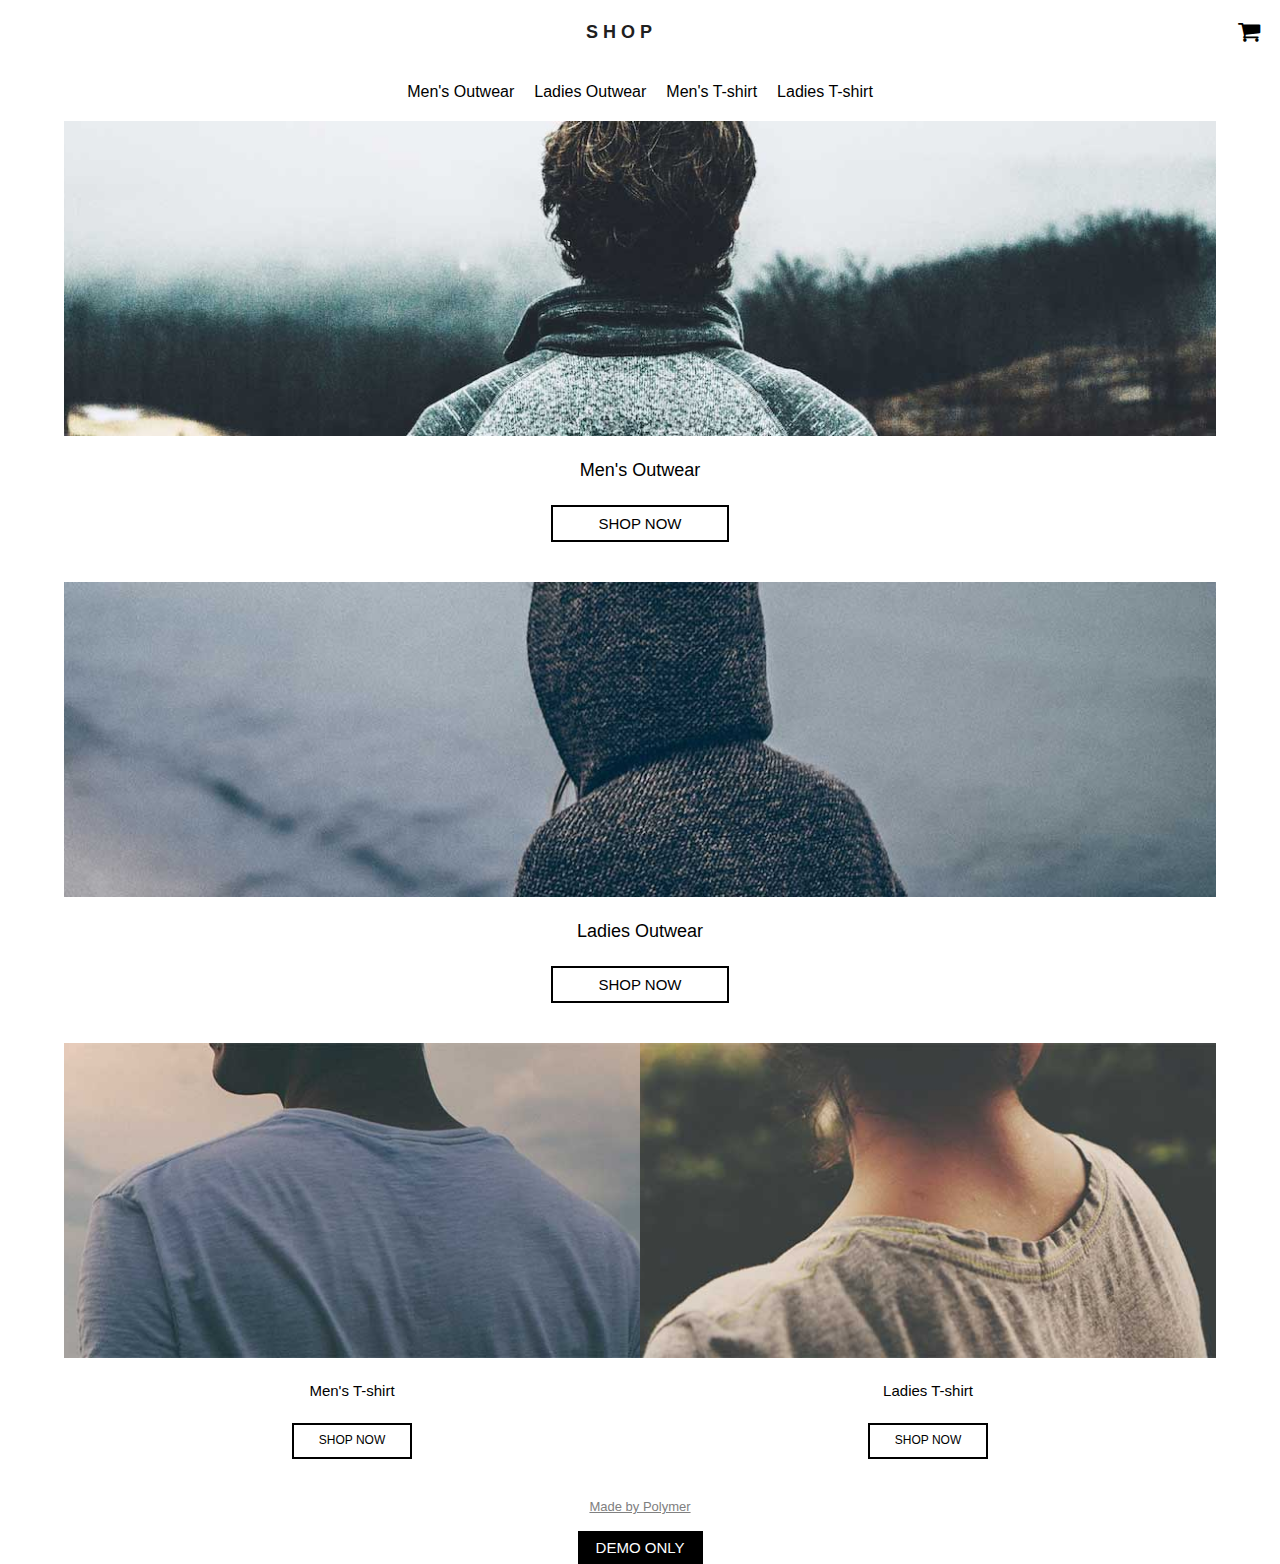
<file: index.html>
<!DOCTYPE html>
<html lang="en">
<head>
    <meta charset="UTF-8">
    <meta name="viewport" content="width=device-width, initial-scale=1.0">
    <title>Document</title>
    <link rel="stylesheet" href="./style.css">
    <link rel="stylesheet" href="https://cdnjs.cloudflare.com/ajax/libs/font-awesome/4.7.0/css/font-awesome.min.css">
</head>
<body>
    <div class="top-bar">
        <div>
            <nav class="navbar">
                <input type="checkbox" id="menu-toggle">
                <label for="menu-toggle" class="hamburger">
                    <span></span>
                    <span></span>
                    <span></span>
                </label>
                
                <ul class="menu">
                    <li><a href="./Men's_Outwear.html">Men's Outwear</a></li>
                    <li><a href="./Ladies_Outwear.html">Ladies Outwear</a></li>
                    <li><a href="./Men's_T-shirt.html">Men's T-shirt</a></li>
                    <li><a href="./Ladies_T-shirt.html">Ladies T-shirt</a></li>
                </ul>
                <label for="menu-toggle" class="overlay"></label>
            </nav>
        </div>
        <div><a href="./index.html" class="shop">S H O P</a></div>
        <div><a href="./cart.html" class=" cart fa fa-shopping-cart" style="font-size:24px"></a></div>
    </div>

    <div class="nav-bar">
        <a href="./Men's_Outwear.html" class="nav-elements">Men's Outwear</a>
        <a href="./Ladies_Outwear.html" class="nav-elements">Ladies Outwear</a>
        <a href="./Men's_T-shirt.html" class="nav-elements">Men's T-shirt</a>
        <a href="./Ladies_T-shirt.html" class="nav-elements">Ladies T-shirt</a>
    </div>

    <div class="main-products">
        <div class="items">
            <a href="./Men's_Outwear.html" class="bg-image"></a>
            <!-- <div class="bg-image"></div> -->
            <h2 class="item-title">Men's Outwear</h2>
            <a href="./Men's_Outwear.html" class="a-but">SHOP NOW</a>
        </div>

        <div class="items">
            <a href="./Ladies_Outwear.html" class="bg-image image1"></a>
            <h2 class="item-title">Ladies Outwear</h2>
            <a href="./Ladies_Outwear.html" class="a-but">SHOP NOW</a>
        </div>
        <div class="two-products">
            <div class="items">
                <a href="./Men's_T-shirt.html" class="bg-image image2"></a>
                <h2 class="item-title text-inside">Men's T-shirt</h2>
                <a href="./Men's_T-shirt.html" class="a-but inside">SHOP NOW</a>
            </div>
            <div class="items">
                <a href="./Ladies_T-shirt.html" class="bg-image image3"></a>
                <h2 class="item-title text-inside">Ladies T-shirt</h2>
                <a href="./Ladies_T-shirt.html" class="a-but inside">SHOP NOW</a>
            </div>
        </div>
    </div>
    <footer>
        <a href="https://polymer-library.polymer-project.org/3.0/docs/apps/" class="a-foot">Made by Polymer</a>
        <div class="foot-div">DEMO ONLY</div>
    </footer>
</body>
</html>
</file>
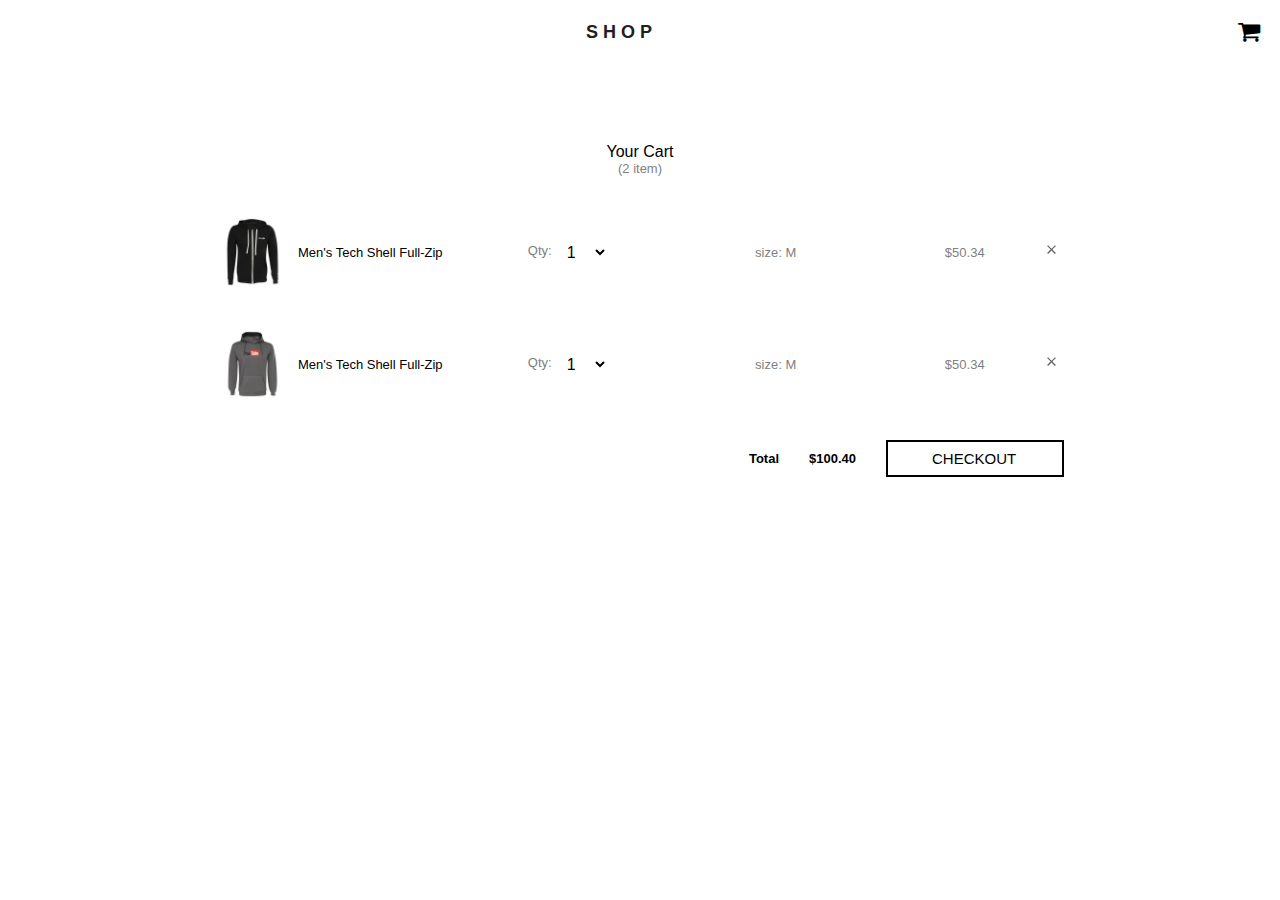
<file: cart.html>
<!DOCTYPE html>
<html lang="en">
<head>
    <meta charset="UTF-8">
    <meta name="viewport" content="width=device-width, initial-scale=1.0">
    <title>Document</title>
    <link rel="stylesheet" href="./style.css">
    <link rel="stylesheet" href="https://cdnjs.cloudflare.com/ajax/libs/font-awesome/4.7.0/css/font-awesome.min.css">
</head>
<body>
    <div class="top-bar">
        <div>
            <nav class="navbar">
                <input type="checkbox" id="menu-toggle">
                <label for="menu-toggle" class="hamburger">
                    <span></span>
                    <span></span>
                    <span></span>
                </label>
                
                <ul class="menu">
                    <li><a href="./Men's_Outwear.html">Men's Outwear</a></li>
                    <li><a href="./Ladies_Outwear.html">Ladies Outwear</a></li>
                    <li><a href="./Men's_T-shirt.html">Men's T-shirt</a></li>
                    <li><a href="./Ladies_T-shirt.html">Ladies T-shirt</a></li>
                </ul>
                <label for="menu-toggle" class="overlay"></label>
            </nav>
        </div>
        <div><a href="./index.html" class="shop">S H O P</a></div>
        <div><i class=" cart fa fa-shopping-cart" style="font-size:24px"></i></div>
    </div>

    <!-- <div class="main-cart-container">
        <header class="cart-header">
            <h1 class="cart-title">Your Cart</h1>
            <span>(1 item)</span>
        </header>
        <div class="cart-item">
            <img src="./image/10.jpg" alt="" class="cart-item-image">
            <div class="cart-product-details">
                <div class="title-close">
                    <a href="./product_page.html" class="cart-product-title">Men's Tech</a>
                    <a href=""><img src="./image/close_24dp_5F6368_FILL0_wght400_GRAD0_opsz24.svg" class="close-icon" alt="back"></a>    
                </div>
                <div class="qty-size-price">
                    <div class="qty-select">
                        <label for="select-qty" class="qty">Qty:</label>
                        <select name="" id="select-qty" class="cart-qty">
                            <option value="">1</option>
                            <option value="">2</option>
                            <option value="">3</option>
                            <option value="">4</option>
                            <option value="">5</option>
                            <option value="">6</option>
                            <option value="">7</option>
                            <option value="">8</option>
                            <option value="">9</option>
                            <option value="">10</option>
                            <option value="">11</option>
                            <option value="">12</option>
                        </select>
                    </div>  
                    <div class="size-price-span">
                        <span class="span-size">Size:<span class="span-size span-m">M</span></span>
                        <span class="span-size">$50.20</span>
                    </div>
                </div>
                <a href="" class="close-to-center"><img src="./image/close_24dp_5F6368_FILL0_wght400_GRAD0_opsz24.svg" class="close-icon1" alt="back"></a>    
            </div>
        </div>
        <div class="total-price">
            <h5 class="total-span">Total:</h5>
            <span class="total-span span-gap">$100.40</span>
            <a href="./Checkout_page.html" class="checkout-desk">CHECKOUT</a>
        </div>
    </div> -->

    <div class="main-cart">
        <div class="cart-title-details">
            <h1 class="cart-title">Your Cart</h1>
            <span class="no-items">(2 item)</span>
        </div>

        <div class="cart-description">
            <img src="./image/13.jpg" alt="" class="cart-product-image">
            <div class="cart-product-description">
                <div class="title-close-tag">
                    <h2 class="cart-product-title">Men's Tech Shell Full-Zip</h2>
                    <a href="" class="close-to-center"><img src="./image/close_24dp_5F6368_FILL0_wght400_GRAD0_opsz24.svg" class="close-icon" alt="back"></a>    
                </div>
                <div class="select-size-price">
                    <div>
                        <label for="" class="qty">Qty:</label>
                        <select name="" id="" class="select-qty">
                            <option value="">1</option>
                            <option value="">2</option>
                            <option value="">3</option>
                            <option value="">4</option>
                            <option value="">5</option>
                            <option value="">6</option>
                            <option value="">7</option>
                            <option value="">8</option>
                            <option value="">9</option>
                            <option value="">10</option>
                            <option value="">11</option>
                            <option value="">12</option>
                        </select>
                    </div>

                    <span class="span-size">size: <span class="span-size">M</span></span>
                    <span class="span-size">$50.34</span>
                    <a href="" class="close-to-center"><img src="./image/close_24dp_5F6368_FILL0_wght400_GRAD0_opsz24.svg" class="close-icon1" alt="back"></a>    
                </div>
            </div>
        </div>


        <div class="cart-description">
            <img src="./image/9.jpg" alt="" class="cart-product-image">
            <div class="cart-product-description">
                <div class="title-close-tag">
                    <h2 class="cart-product-title">Men's Tech Shell Full-Zip</h2>
                    <a href="" class="close-to-center"><img src="./image/close_24dp_5F6368_FILL0_wght400_GRAD0_opsz24.svg" class="close-icon" alt="back"></a>    
                </div>
                <div class="select-size-price">
                    <div>
                        <label for="" class="qty">Qty:</label>
                        <select name="" id="" class="select-qty">
                            <option value="">1</option>
                            <option value="">2</option>
                            <option value="">3</option>
                            <option value="">4</option>
                            <option value="">5</option>
                            <option value="">6</option>
                            <option value="">7</option>
                            <option value="">8</option>
                            <option value="">9</option>
                            <option value="">10</option>
                            <option value="">11</option>
                            <option value="">12</option>
                        </select>
                    </div>

                    <span class="span-size">size: M</span>
                    <span class="span-size">$50.34</span>
                    <a href="" class="close-to-center"><img src="./image/close_24dp_5F6368_FILL0_wght400_GRAD0_opsz24.svg" class="close-icon1" alt="back"></a>    
                </div>
            </div>
        </div>

        <div class="total-price">
            <h3 class="total">Total</h3>
            <span >$100.40</span>
            <a href="./Checkout_page.html" class="a-but">CHECKOUT</a>
        </div>
    </div>
    <footer class="foot">
        <a href="./Checkout_page.html" class="checkout">CHECKOUT</a>
    </footer>
</body>
</html>
</file>
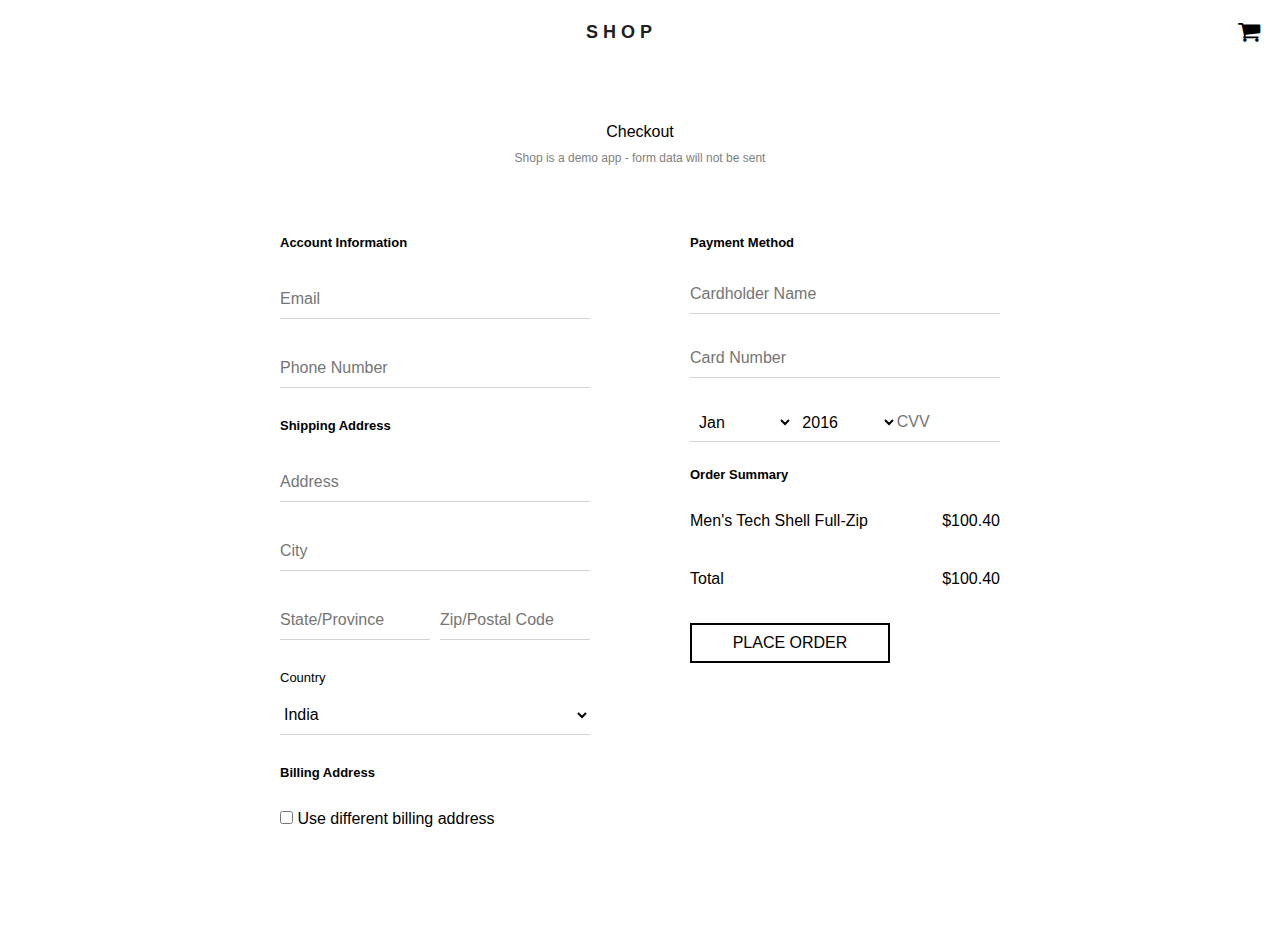
<file: Checkout_page.html>
<!DOCTYPE html>
<html lang="en">
<head>
    <meta charset="UTF-8">
    <meta name="viewport" content="width=device-width, initial-scale=1.0">
    <title>Document</title>
    <link rel="stylesheet" href="./style.css">
    <link rel="stylesheet" href="https://cdnjs.cloudflare.com/ajax/libs/font-awesome/4.7.0/css/font-awesome.min.css">

</head>
<body>
    <div class="top-bar">
        <div>
            <nav class="navbar">
                <input type="checkbox" id="menu-toggle">
                <label for="menu-toggle" class="hamburger">
                    <span></span>
                    <span></span>
                    <span></span>
                </label>
                
                <ul class="menu">
                    <li><a href="./Men's_Outwear.html">Men's Outwear</a></li>
                    <li><a href="./Ladies_Outwear.html">Ladies Outwear</a></li>
                    <li><a href="./Men's_T-shirt.html">Men's T-shirt</a></li>
                    <li><a href="./Ladies_T-shirt.html">Ladies T-shirt</a></li>
                </ul>
                <label for="menu-toggle" class="overlay"></label>
            </nav>
        </div>
        <div><a href="./index.html" class="shop">S H O P</a></div>
        <div><a href="./cart.html" class=" cart fa fa-shopping-cart" style="font-size:24px"></a></div>
    </div>

    <div class="check-out-page">
        <div class="checkout-span">
            <h1 class="checkout-title">Checkout</h1>
            <span class="checkout-desc">Shop is a demo app - form data will not be sent</span>
        </div>

        <div class="person-details">
            <div class="first-half">
                <h2 class="person-details-heading">Account Information</h2>
                <input type="text" placeholder="Email" class="input-data">
                <input type="text" placeholder="Phone Number" class="input-data">
                <h2 class="person-details-heading">Shipping Address</h2>
                <input type="text" placeholder="Address" class="input-data">
                <input type="text" placeholder="City" class="input-data">
                <div style="width: 100%;">
                    <div class="state-postal">
                        <input type="text" placeholder="State/Province" class="input-data">
                        <input type="text" placeholder="Zip/Postal Code" class="input-data">
                    </div>
                </div>
                <div class="lable-country">
                    <label for="" class="lable-name">Country</label>
                    <select name="" id="" class="country-selector">
                        <option value="">India</option>
                        <option value="">USA</option>
                        <option value="">Canada</option>
                    </select>
                </div>
                <h2 class="person-details-heading">Billing Address</h2>
                <div class="the-hidden-bill">
                    <input type="checkbox" id="hide-bill" class="hidden-bill">
                    <label for="">Use different billing address</label>
                    <div id="hide" class="hidden-address">
                        <input type="text" placeholder="Address" class="input-data one-gap">
                        <input type="text" placeholder="City" class="input-data one-gap">
                        <div class="state-postal">
                            <input type="text" placeholder="State/Province" class="input-data one-gap">
                            <input type="text" placeholder="Zip/Postal Code" class="input-data one-gap">
                        </div>
                        <div class="lable-country one-gap">
                            <label for="" class="lable-name">Country</label>
                            <select name="" id="" class="country-selector">
                                <option value="">India</option>
                                <option value="">USA</option>
                                <option value="">Canada</option>
                            </select>
                        </div>
                    </div>
                </div>
            </div>
            <div class="second-half">
                <h2 class="person-details-heading">Payment Method</h2>
                <input type="text" name="" id="" placeholder="Cardholder Name" class="input-data">
                <input type="text" name="" id="" placeholder="Card Number" class="input-data">
                <div class="month-year-cvv">
                    <select name="" id="" class="month-selector">
                        <option value="">Jan</option>
                        <option value="">Feb</option>
                        <option value="">Mar</option>
                        <option value="">Apr</option>
                        <option value="">May</option>
                        <option value="">Jun</option>
                        <option value="">Jul</option>
                        <option value="">Aug</option>
                        <option value="">Sep</option>
                        <option value="">Oct</option>
                        <option value="">Nov</option>
                        <option value="">Dec</option>
                    </select>
                    <select name="" id="" class="month-selector">
                        <option value="">2016</option>
                        <option value="">2017</option>
                        <option value="">2018</option>
                        <option value="">2019</option>
                        <option value="">2020</option>
                        <option value="">2021</option>
                        <option value="">2022</option>
                        <option value="">2023</option>
                        <option value="">2024</option>
                        <option value="">2025</option>
                        <option value="">2026</option>
                    </select>
                    <input type="text" placeholder="CVV" class="input-data">
                </div>
                <h2 class="person-details-heading">Order Summary</h2>
                <div class="checkout-total-price">
                    <h4 class="the-total-price">Men's Tech Shell Full-Zip</h4>
                    <span>$100.40</span>
                </div>
                <div  class="checkout-total-price">
                    <h4 class="the-total-price">Total</h4>
                    <span>$100.40</span>
                </div>
                <a href="./placed-order.html" class="place-order">PLACE ORDER</a>
            </div>
        </div>
    </div>

    <footer class="foot">
        <a href="./placed-order.html" class="add-to-cart">PLACE ORDER</a>
    </footer>
</body>
</html>
</file>
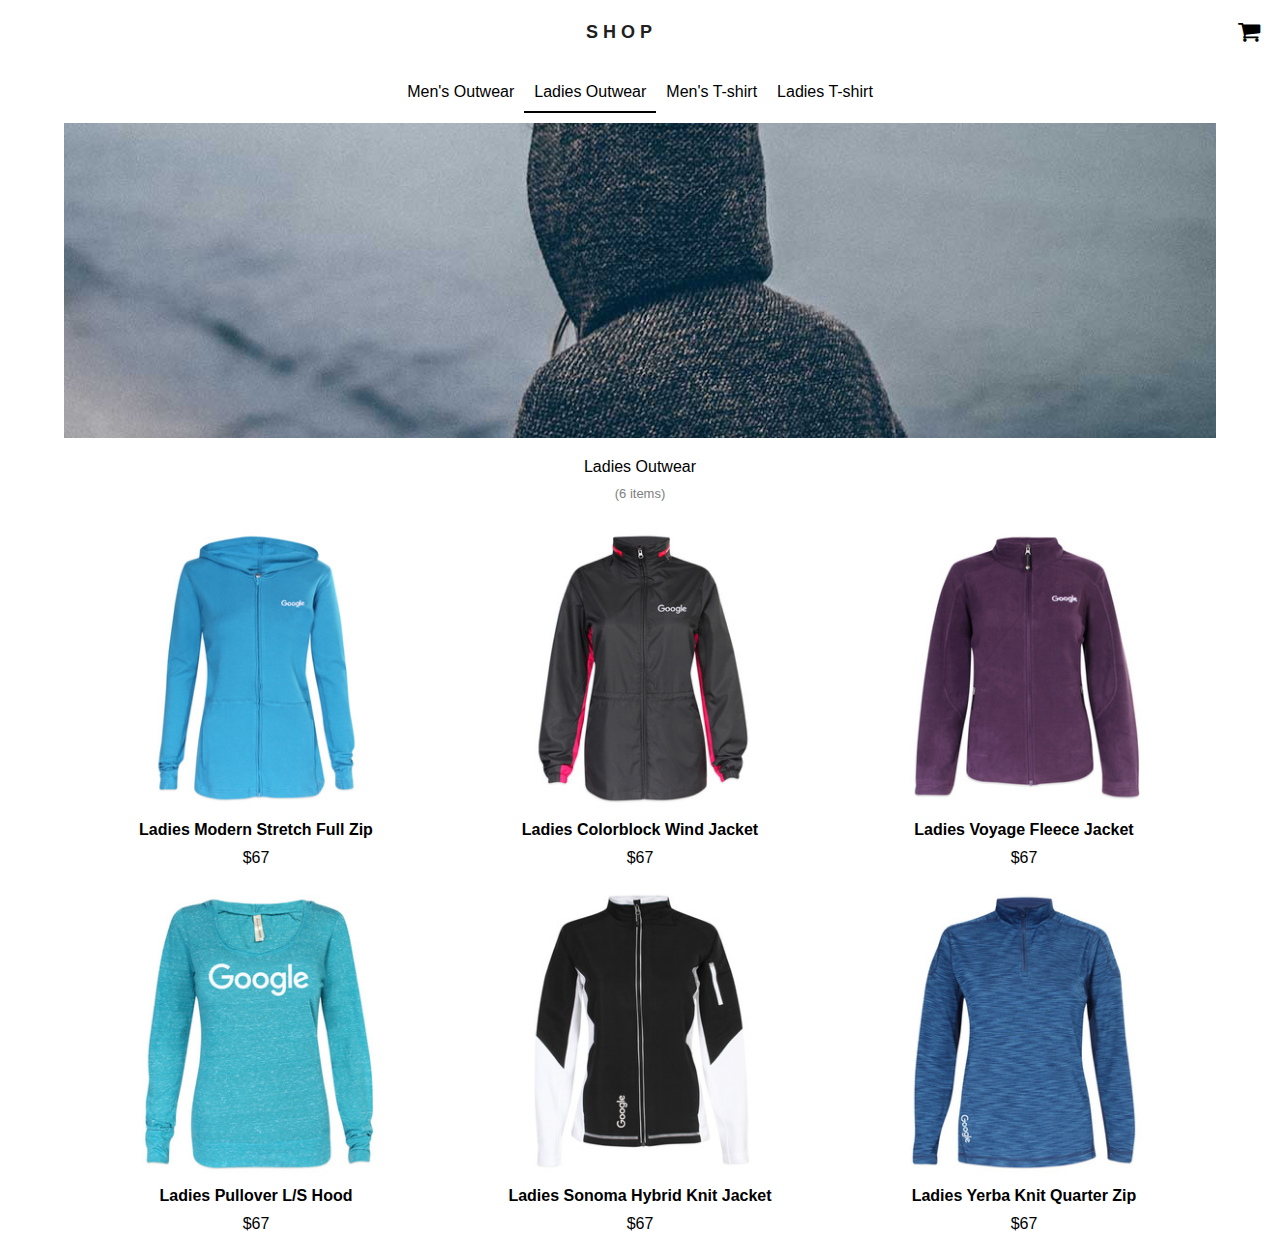
<file: Ladies_Outwear.html>
<!DOCTYPE html>
<html lang="en">
<head>
    <meta charset="UTF-8">
    <meta name="viewport" content="width=device-width, initial-scale=1.0">
    <title>Document</title>
    <link rel="stylesheet" href="./style.css">
    <link rel="stylesheet" href="https://cdnjs.cloudflare.com/ajax/libs/font-awesome/4.7.0/css/font-awesome.min.css">

</head>
<body>
    <!-- <div class="top-bar">
        <div>
            <nav class="navbar">
                <input type="checkbox" id="menu-toggle">
                <label for="menu-toggle" class="hamburger">
                    <span></span>
                    <span></span>
                    <span></span>
                </label>
                
                <ul class="menu">
                    <li><a href="./Men's_Outwear.html">Men's Outwear</a></li>
                    <li><a href="./Ladies_Outwear.html">Ladies Outwear</a></li>
                    <li><a href="./Men's_T-shirt.html">Men's T-shirt</a></li>
                    <li><a href="./Ladies_T-shirt.html">Ladies T-shirt</a></li>
                </ul>
                <label for="menu-toggle" class="overlay"></label>
            </nav>
        </div>
        <div><a href="./index.html" class="shop">S H O P</a></div>
        <div><i class=" cart fa fa-shopping-cart" style="font-size:24px"></i></div>
    </div> -->

    <div class="top-bar">
        <div>
            <nav class="navbar">
                <input type="checkbox" id="menu-toggle">
                <label for="menu-toggle" class="hamburger">
                    <span></span>
                    <span></span>
                    <span></span>
                </label>
                
                <ul class="menu">
                    <li><a href="./Men's_Outwear.html">Men's Outwear</a></li>
                    <li><a href="./Ladies_Outwear.html">Ladies Outwear</a></li>
                    <li><a href="./Men's_T-shirt.html">Men's T-shirt</a></li>
                    <li><a href="./Ladies_T-shirt.html">Ladies T-shirt</a></li>
                </ul>
                <label for="menu-toggle" class="overlay"></label>
            </nav>
        </div>
        <div><a href="./index.html" class="shop">S H O P</a></div>
        <div><a href="./cart.html" class=" cart fa fa-shopping-cart" style="font-size:24px"></a></div>
    </div>
    
    <div class="nav-bar">
        <a href="./Men's_Outwear.html" class="nav-elements">Men's Outwear</a>
        <a href="./Ladies_Outwear.html" class="nav-elements bottom-line">Ladies Outwear</a>
        <a href="./Men's_T-shirt.html" class="nav-elements">Men's T-shirt</a>
        <a href="./Ladies_T-shirt.html" class="nav-elements">Ladies T-shirt</a>
    </div>

    <div class="product-container main-products">
        <div class="bg-image image1 in-side"></div>
        <div class="title">
            <h2 class="item-title page-2-title">Ladies Outwear</h2>
            <span class="no-of-items">(6 items)</span>
        </div>
        <ul class="products">
            <a href="./product_page.html" class="anchor-tag">
                <li class="product">
                    <img src="./image/21.jpg" alt="" class="product-image">
                    <h4>Ladies Modern Stretch Full Zip</h4>
                    <span>$67</span>
                </li>
            </a>
            <a href="./product_page.html" class="anchor-tag">
                <li class="product">
                    <img src="./image/22.jpg" alt="" class="product-image">
                    <h4>Ladies Colorblock Wind Jacket</h4>
                    <span>$67</span>
                </li>
            </a>
            <a href="./product_page.html" class="anchor-tag">
                <li class="product">
                    <img src="./image/23.jpg" alt="" class="product-image">
                    <h4>Ladies Voyage Fleece Jacket</h4>
                    <span>$67</span>
                </li>
            </a>
            <a href="./product_page.html" class="anchor-tag">
                <li class="product">
                    <img src="./image/24.jpg" alt="" class="product-image">
                    <h4>Ladies Pullover L/S Hood</h4>
                    <span>$67</span>
                </li>
            </a>
            <a href="./product_page.html" class="anchor-tag">
                <li class="product">
                    <img src="./image/25.jpg" alt="" class="product-image">
                    <h4>Ladies Sonoma Hybrid Knit Jacket</h4>
                    <span>$67</span>
                </li>
            </a>
            <a href="./product_page.html" class="anchor-tag">
                <li class="product">
                    <img src="./image/26.jpg" alt="" class="product-image">
                    <h4>Ladies Yerba Knit Quarter Zip</h4>
                    <span>$67</span>
                </li>
            </a>
        </ul>
    </div>
</body>
</html>
</file>
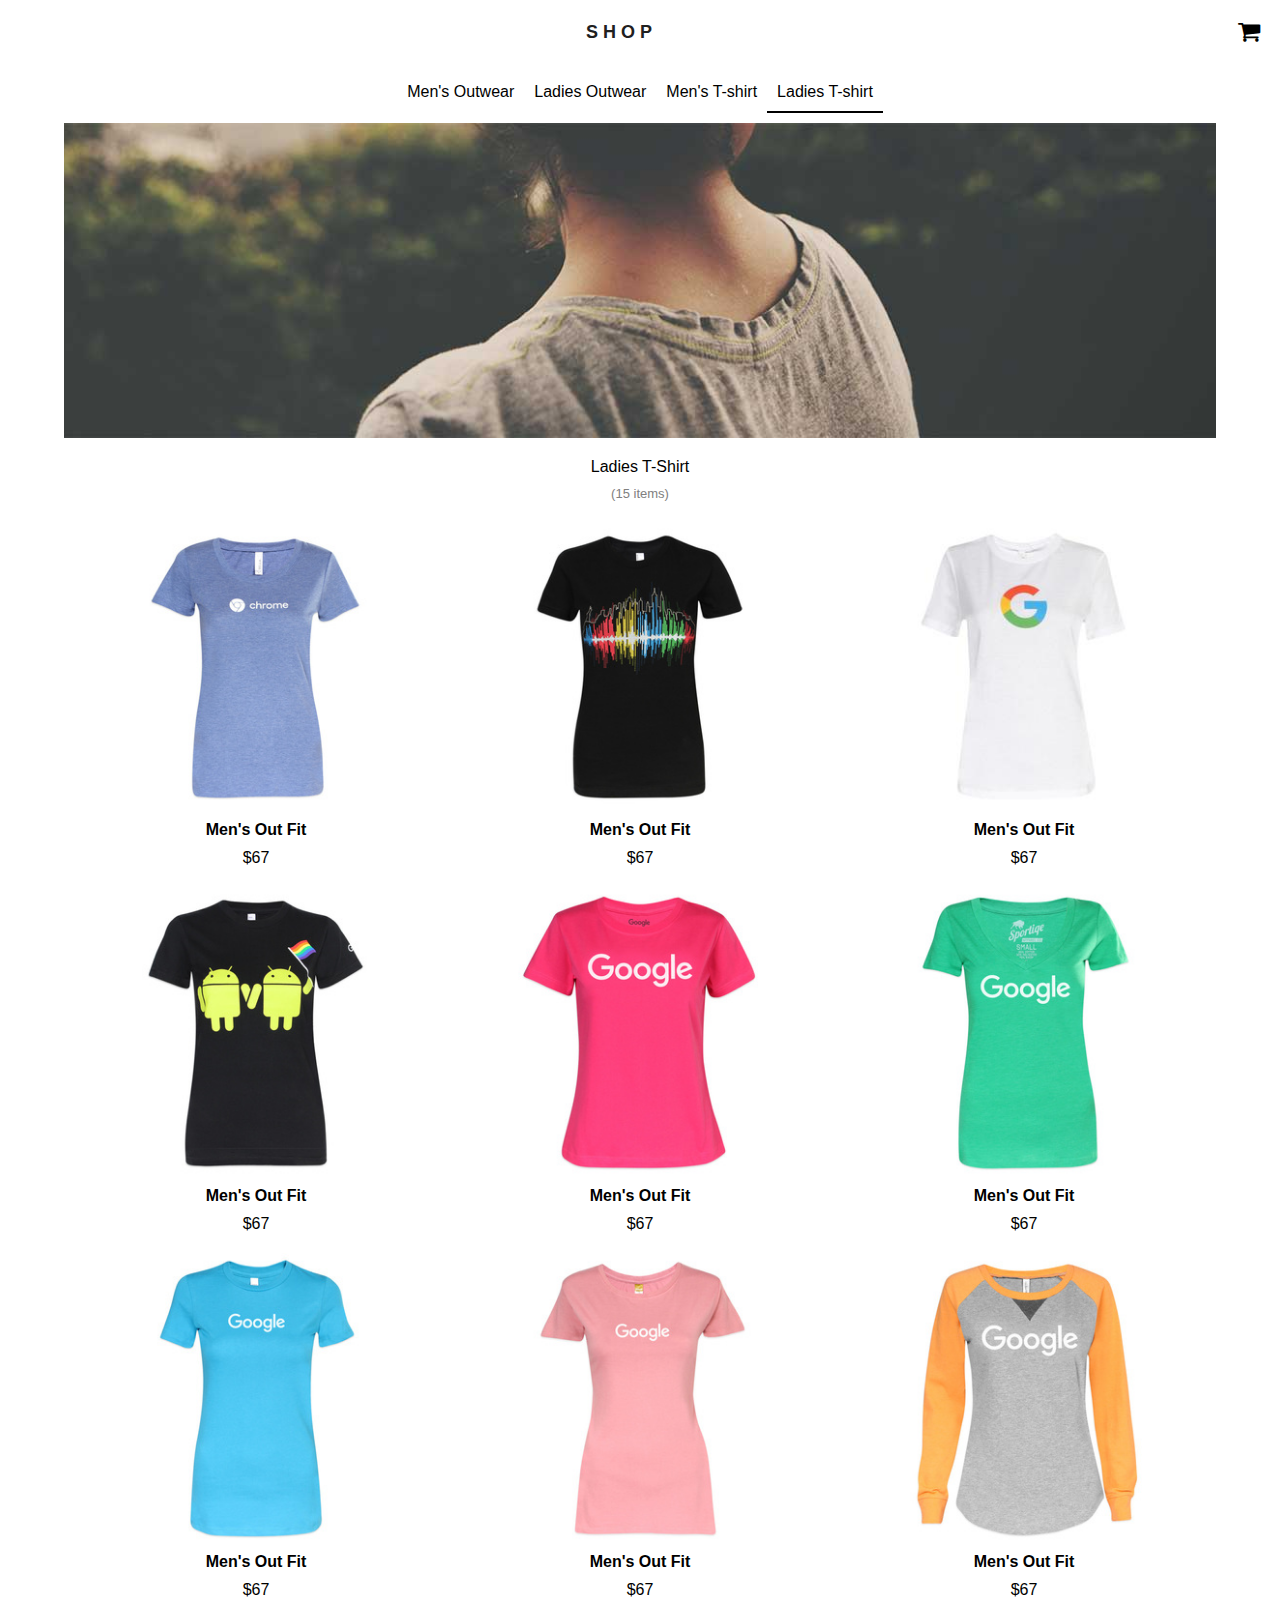
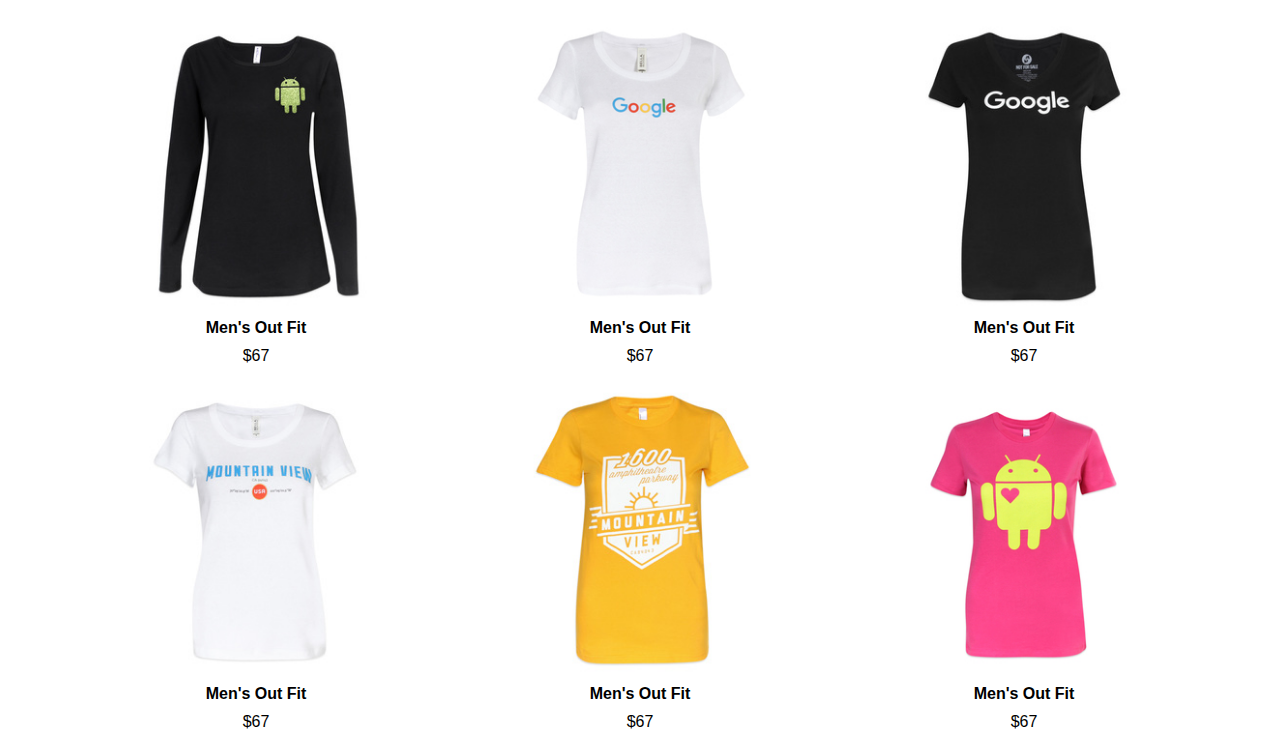
<file: Ladies_T-shirt.html>
<!DOCTYPE html>
<html lang="en">
<head>
    <meta charset="UTF-8">
    <meta name="viewport" content="width=device-width, initial-scale=1.0">
    <title>Document</title>
    <link rel="stylesheet" href="./style.css">
    <link rel="stylesheet" href="https://cdnjs.cloudflare.com/ajax/libs/font-awesome/4.7.0/css/font-awesome.min.css">

</head>
<body>
    <!-- <div class="top-bar">
        <div>
            <nav class="navbar">
                <input type="checkbox" id="menu-toggle">
                <label for="menu-toggle" class="hamburger">
                    <span></span>
                    <span></span>
                    <span></span>
                </label>
                
                <ul class="menu">
                    <li><a href="./Men's_Outwear.html">Men's Outwear</a></li>
                    <li><a href="./Ladies_Outwear.html">Ladies Outwear</a></li>
                    <li><a href="./Men's_T-shirt.html">Men's T-shirt</a></li>
                    <li><a href="./Ladies_T-shirt.html">Ladies T-shirt</a></li>
                </ul>
                <label for="menu-toggle" class="overlay"></label>
            </nav>
        </div>
        <div><a href="./index.html" class="shop">S H O P</a></div>
        <div><i class=" cart fa fa-shopping-cart" style="font-size:24px"></i></div>
    </div> -->
    <div class="top-bar">
        <div>
            <nav class="navbar">
                <input type="checkbox" id="menu-toggle">
                <label for="menu-toggle" class="hamburger">
                    <span></span>
                    <span></span>
                    <span></span>
                </label>
                
                <ul class="menu">
                    <li><a href="./Men's_Outwear.html">Men's Outwear</a></li>
                    <li><a href="./Ladies_Outwear.html">Ladies Outwear</a></li>
                    <li><a href="./Men's_T-shirt.html">Men's T-shirt</a></li>
                    <li><a href="./Ladies_T-shirt.html">Ladies T-shirt</a></li>
                </ul>
                <label for="menu-toggle" class="overlay"></label>
            </nav>
        </div>
        <div><a href="./index.html" class="shop">S H O P</a></div>
        <div><a href="./cart.html" class=" cart fa fa-shopping-cart" style="font-size:24px"></a></div>
    </div>

    <div class="nav-bar">
        <a href="./Men's_Outwear.html" class="nav-elements">Men's Outwear</a>
        <a href="./Ladies_Outwear.html" class="nav-elements">Ladies Outwear</a>
        <a href="./Men's_T-shirt.html" class="nav-elements">Men's T-shirt</a>
        <a href="./Ladies_T-shirt.html" class="nav-elements  bottom-line">Ladies T-shirt</a>
    </div>

    <div class="product-container main-products">
        <div class="bg-image image3 in-side"></div>
        <div class="title">
            <h2 class="item-title page-2-title">Ladies T-Shirt</h2>
            <span class="no-of-items">(15 items)</span>
        </div>
        <ul class="products">
            
            <a href="./product_page.html" class="anchor-tag">
                <li class="product">
                    <img src="./image/31.jpg" alt="" class="product-image">
                    <h4>Men's Out Fit</h4>
                    <span>$67</span>
                </li>
            </a>
            <a href="./product_page.html" class="anchor-tag">
                <li class="product">
                    <img src="./image/32.jpg" alt="" class="product-image">
                    <h4>Men's Out Fit</h4>
                    <span>$67</span>
                </li>
            </a>
            <a href="./product_page.html" class="anchor-tag">
                <li class="product">
                    <img src="./image/34.jpg" alt="" class="product-image">
                    <h4>Men's Out Fit</h4>
                    <span>$67</span>
                </li>
            </a>
            <a href="./product_page.html" class="anchor-tag">
                <li class="product">
                    <img src="./image/35.jpg" alt="" class="product-image">
                    <h4>Men's Out Fit</h4>
                    <span>$67</span>
                </li>
            </a>
            <a href="./product_page.html" class="anchor-tag">
                <li class="product">
                    <img src="./image/36.jpg" alt="" class="product-image">
                    <h4>Men's Out Fit</h4>
                    <span>$67</span>
                </li>
            </a>
            <a href="./product_page.html" class="anchor-tag">
                <li class="product">
                    <img src="./image/37.jpg" alt="" class="product-image">
                    <h4>Men's Out Fit</h4>
                    <span>$67</span>
                </li>
            </a>
            <a href="./product_page.html" class="anchor-tag">
                <li class="product">
                    <img src="./image/38.jpg" alt="" class="product-image">
                    <h4>Men's Out Fit</h4>
                    <span>$67</span>
                </li>
            </a>
            <a href="./product_page.html" class="anchor-tag">
                <li class="product">
                    <img src="./image/39.jpg" alt="" class="product-image">
                    <h4>Men's Out Fit</h4>
                    <span>$67</span>
                </li>
            </a>
            <a href="./product_page.html" class="anchor-tag">
                <li class="product">
                    <img src="./image/310.jpg" alt="" class="product-image">
                    <h4>Men's Out Fit</h4>
                    <span>$67</span>
                </li>
            </a>
            <a href="./product_page.html" class="anchor-tag">
                <li class="product">
                    <img src="./image/311.jpg" alt="" class="product-image">
                    <h4>Men's Out Fit</h4>
                    <span>$67</span>
                </li>
            </a>
            <a href="./product_page.html" class="anchor-tag">
                <li class="product">
                    <img src="./image/312.jpg" alt="" class="product-image">
                    <h4>Men's Out Fit</h4>
                    <span>$67</span>
                </li>
            </a>
            <a href="./product_page.html" class="anchor-tag">
                <li class="product">
                    <img src="./image/313.jpg" alt="" class="product-image">
                    <h4>Men's Out Fit</h4>
                    <span>$67</span>
                </li>
            </a>
            <a href="./product_page.html" class="anchor-tag">
                <li class="product">
                    <img src="./image/314.jpg" alt="" class="product-image">
                    <h4>Men's Out Fit</h4>
                    <span>$67</span>
                </li>
            </a>
            <a href="./product_page.html" class="anchor-tag">
                <li class="product">
                    <img src="./image/315.jpg" alt="" class="product-image">
                    <h4>Men's Out Fit</h4>
                    <span>$67</span>
                </li>
            </a>
            <a href="./product_page.html" class="anchor-tag">
                <li class="product">
                    <img src="./image/316.jpg" alt="" class="product-image">
                    <h4>Men's Out Fit</h4>
                    <span>$67</span>
                </li>
            </a>
        </ul>
    </div>
</body>
</html>
</file>
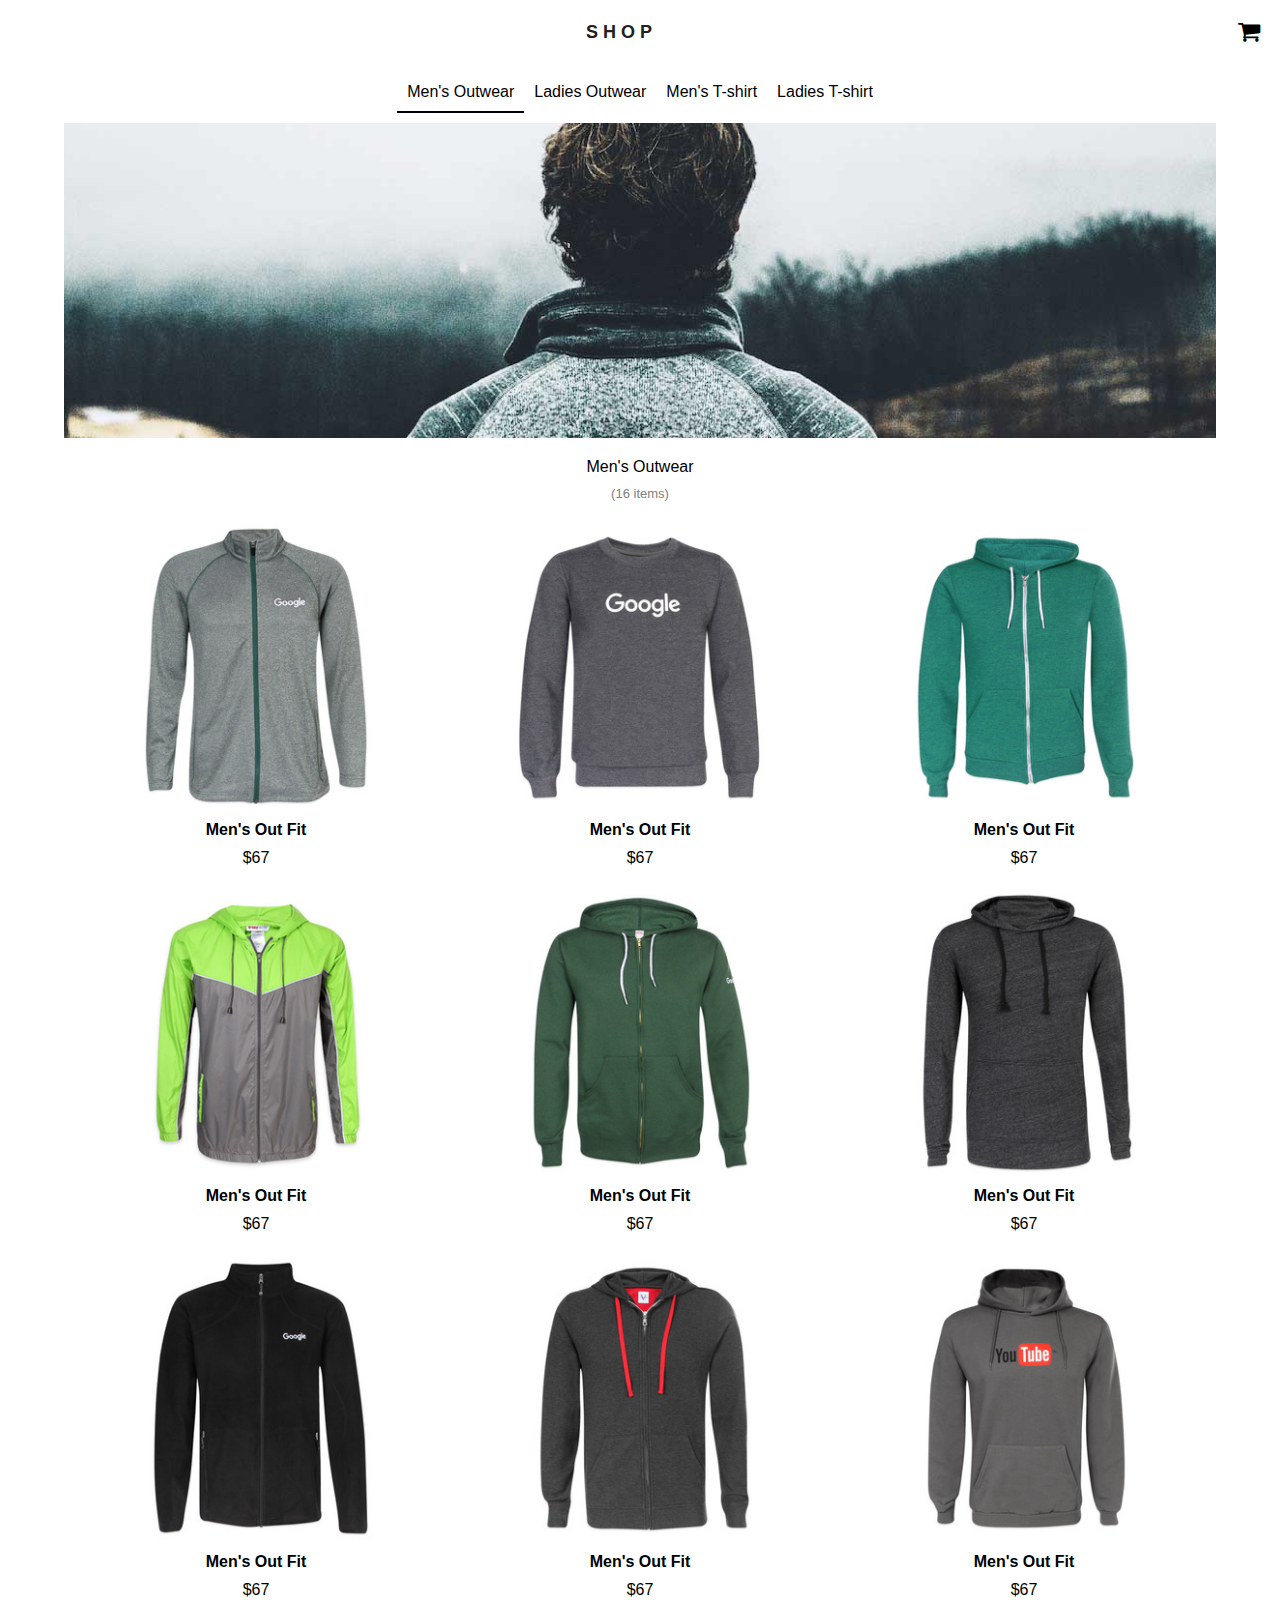
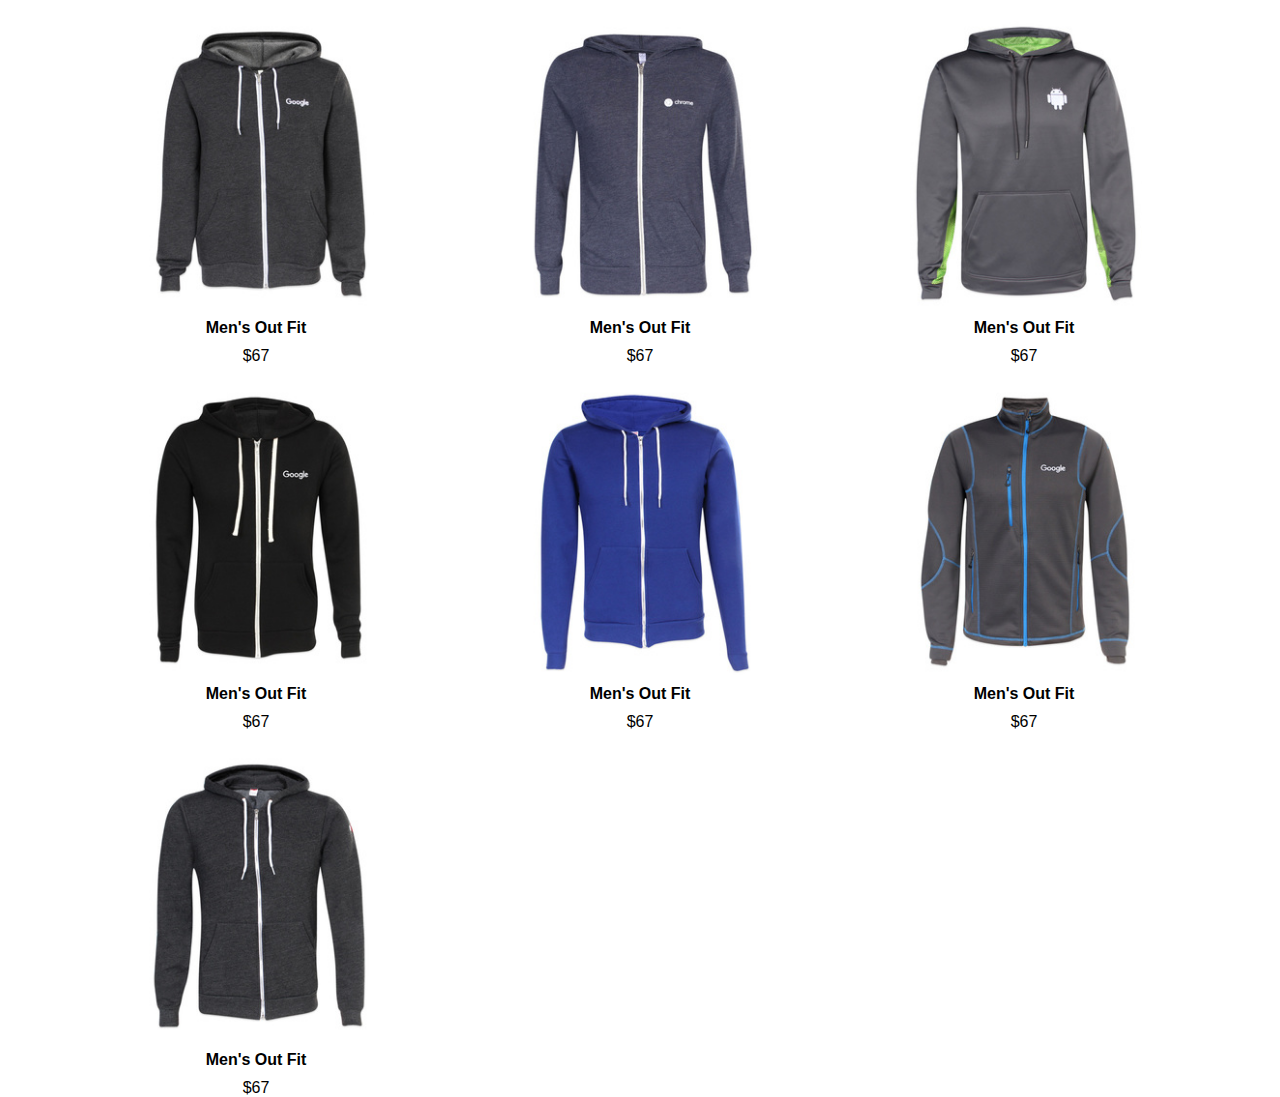
<file: Men's_Outwear.html>
<!DOCTYPE html>
<html lang="en">

<head>
    <meta charset="UTF-8">
    <meta name="viewport" content="width=device-width, initial-scale=1.0">
    <title>Document</title>
    <link rel="stylesheet" href="./style.css">
    <link rel="stylesheet" href="https://cdnjs.cloudflare.com/ajax/libs/font-awesome/4.7.0/css/font-awesome.min.css">

</head>

<body>
    <!-- <div class="top-bar">
        <div>
            <nav class="navbar">
                <input type="checkbox" id="menu-toggle">
                <label for="menu-toggle" class="hamburger">
                    <span></span>
                    <span></span>
                    <span></span>
                </label>
                
                <ul class="menu">
                    <li><a href="./Men's_Outwear.html">Men's Outwear</a></li>
                    <li><a href="./Ladies_Outwear.html">Ladies Outwear</a></li>
                    <li><a href="./Men's_T-shirt.html">Men's T-shirt</a></li>
                    <li><a href="./Ladies_T-shirt.html">Ladies T-shirt</a></li>
                </ul>
                <label for="menu-toggle" class="overlay"></label>
            </nav>
        </div>
        <div><a href="./index.html" class="shop">S H O P</a></div>
        <div><i class=" cart fa fa-shopping-cart" style="font-size:24px"></i></div>
    </div> -->
    <div class="top-bar">
        <div>
            <nav class="navbar">
                <input type="checkbox" id="menu-toggle">
                <label for="menu-toggle" class="hamburger">
                    <span></span>
                    <span></span>
                    <span></span>
                </label>
                
                <ul class="menu">
                    <li><a href="./Men's_Outwear.html">Men's Outwear</a></li>
                    <li><a href="./Ladies_Outwear.html">Ladies Outwear</a></li>
                    <li><a href="./Men's_T-shirt.html">Men's T-shirt</a></li>
                    <li><a href="./Ladies_T-shirt.html">Ladies T-shirt</a></li>
                </ul>
                <label for="menu-toggle" class="overlay"></label>
            </nav>
        </div>
        <div><a href="./index.html" class="shop">S H O P</a></div>
        <div><a href="./cart.html" class=" cart fa fa-shopping-cart" style="font-size:24px"></a></div>
    </div>

    <div class="nav-bar">
        <a href="./Men's_Outwear.html" class="nav-elements bottom-line">Men's Outwear</a>
        <a href="./Ladies_Outwear.html" class="nav-elements">Ladies Outwear</a>
        <a href="./Men's_T-shirt.html" class="nav-elements">Men's T-shirt</a>
        <a href="./Ladies_T-shirt.html" class="nav-elements">Ladies T-shirt</a>
    </div>

    <div class="product-container main-products">
        <div class="bg-image in-side"></div>
        <div class="title">
            <h2 class="item-title page-2-title">Men's Outwear</h2>
            <span class="no-of-items">(16 items)</span>
        </div>
        <ul class="products">
            <a href="./product_page.html" class="anchor-tag">
                <li class="product">
                    <img src="./image/1.jpg" alt="" class="product-image">
                    <h4>Men's Out Fit</h4>
                    <span>$67</span>
                </li>
            </a>
            <a href="./product_page.html" class="anchor-tag">
                <li class="product">
                    <img src="./image/2.jpg" alt="" class="product-image">
                    <h4>Men's Out Fit</h4>
                    <span>$67</span>
                </li>
            </a>
            <a href="./product_page.html" class="anchor-tag">
                <li class="product">
                    <img src="./image/3.jpg" alt="" class="product-image">
                    <h4>Men's Out Fit</h4>
                    <span>$67</span>
                </li>
            </a>
            <a href="./product_page.html" class="anchor-tag">
                <li class="product">
                    <img src="./image/4.jpg" alt="" class="product-image">
                    <h4>Men's Out Fit</h4>
                    <span>$67</span>
                </li>
            </a>
            <a href="./product_page.html" class="anchor-tag">
                <li class="product">
                    <img src="./image/5.jpg" alt="" class="product-image">
                    <h4>Men's Out Fit</h4>
                    <span>$67</span>
                </li>
            </a>
            <a href="./product_page.html" class="anchor-tag">
                <li class="product">
                    <img src="./image/6.jpg" alt="" class="product-image">
                    <h4>Men's Out Fit</h4>
                    <span>$67</span>
                </li>
            </a>
            <a href="./product_page.html" class="anchor-tag">
                <li class="product">
                    <img src="./image/7.jpg" alt="" class="product-image">
                    <h4>Men's Out Fit</h4>
                    <span>$67</span>
                </li>
            </a>
            <a href="./product_page.html" class="anchor-tag">
                <li class="product">
                    <img src="./image/8.jpg" alt="" class="product-image">
                    <h4>Men's Out Fit</h4>
                    <span>$67</span>
                </li>
            </a>
            <a href="./product_page.html" class="anchor-tag">
                <li class="product">
                    <img src="./image/9.jpg" alt="" class="product-image">
                    <h4>Men's Out Fit</h4>
                    <span>$67</span>
                </li>
            </a>
            <a href="./product_page.html" class="anchor-tag">
                <li class="product">
                    <img src="./image/10.jpg" alt="" class="product-image">
                    <h4>Men's Out Fit</h4>
                    <span>$67</span>
                </li>
            </a>
            <a href="./product_page.html" class="anchor-tag">
                <li class="product">
                    <img src="./image/11.jpg" alt="" class="product-image">
                    <h4>Men's Out Fit</h4>
                    <span>$67</span>
                </li>
            </a>
            <a href="./product_page.html" class="anchor-tag">
                <li class="product">
                    <img src="./image/12.jpg" alt="" class="product-image">
                    <h4>Men's Out Fit</h4>
                    <span>$67</span>
                </li>
            </a>
            <a href="./product_page.html" class="anchor-tag">
                <li class="product">
                    <img src="./image/13.jpg" alt="" class="product-image">
                    <h4>Men's Out Fit</h4>
                    <span>$67</span>
                </li>
            </a>
            <a href="./product_page.html" class="anchor-tag">
                <li class="product">
                    <img src="./image/14.jpg" alt="" class="product-image">
                    <h4>Men's Out Fit</h4>
                    <span>$67</span>
                </li>
            </a>
            <a href="./product_page.html" class="anchor-tag">
                <li class="product">
                    <img src="./image/15.jpg" alt="" class="product-image">
                    <h4>Men's Out Fit</h4>
                    <span>$67</span>
                </li>
            </a>
            <a href="./product_page.html" class="anchor-tag">
                <li class="product">
                    <img src="./image/16.jpg" alt="" class="product-image">
                    <h4>Men's Out Fit</h4>
                    <span>$67</span>
                </li>
            </a>
            
        </ul>
    </div>
</body>

</html>
</file>
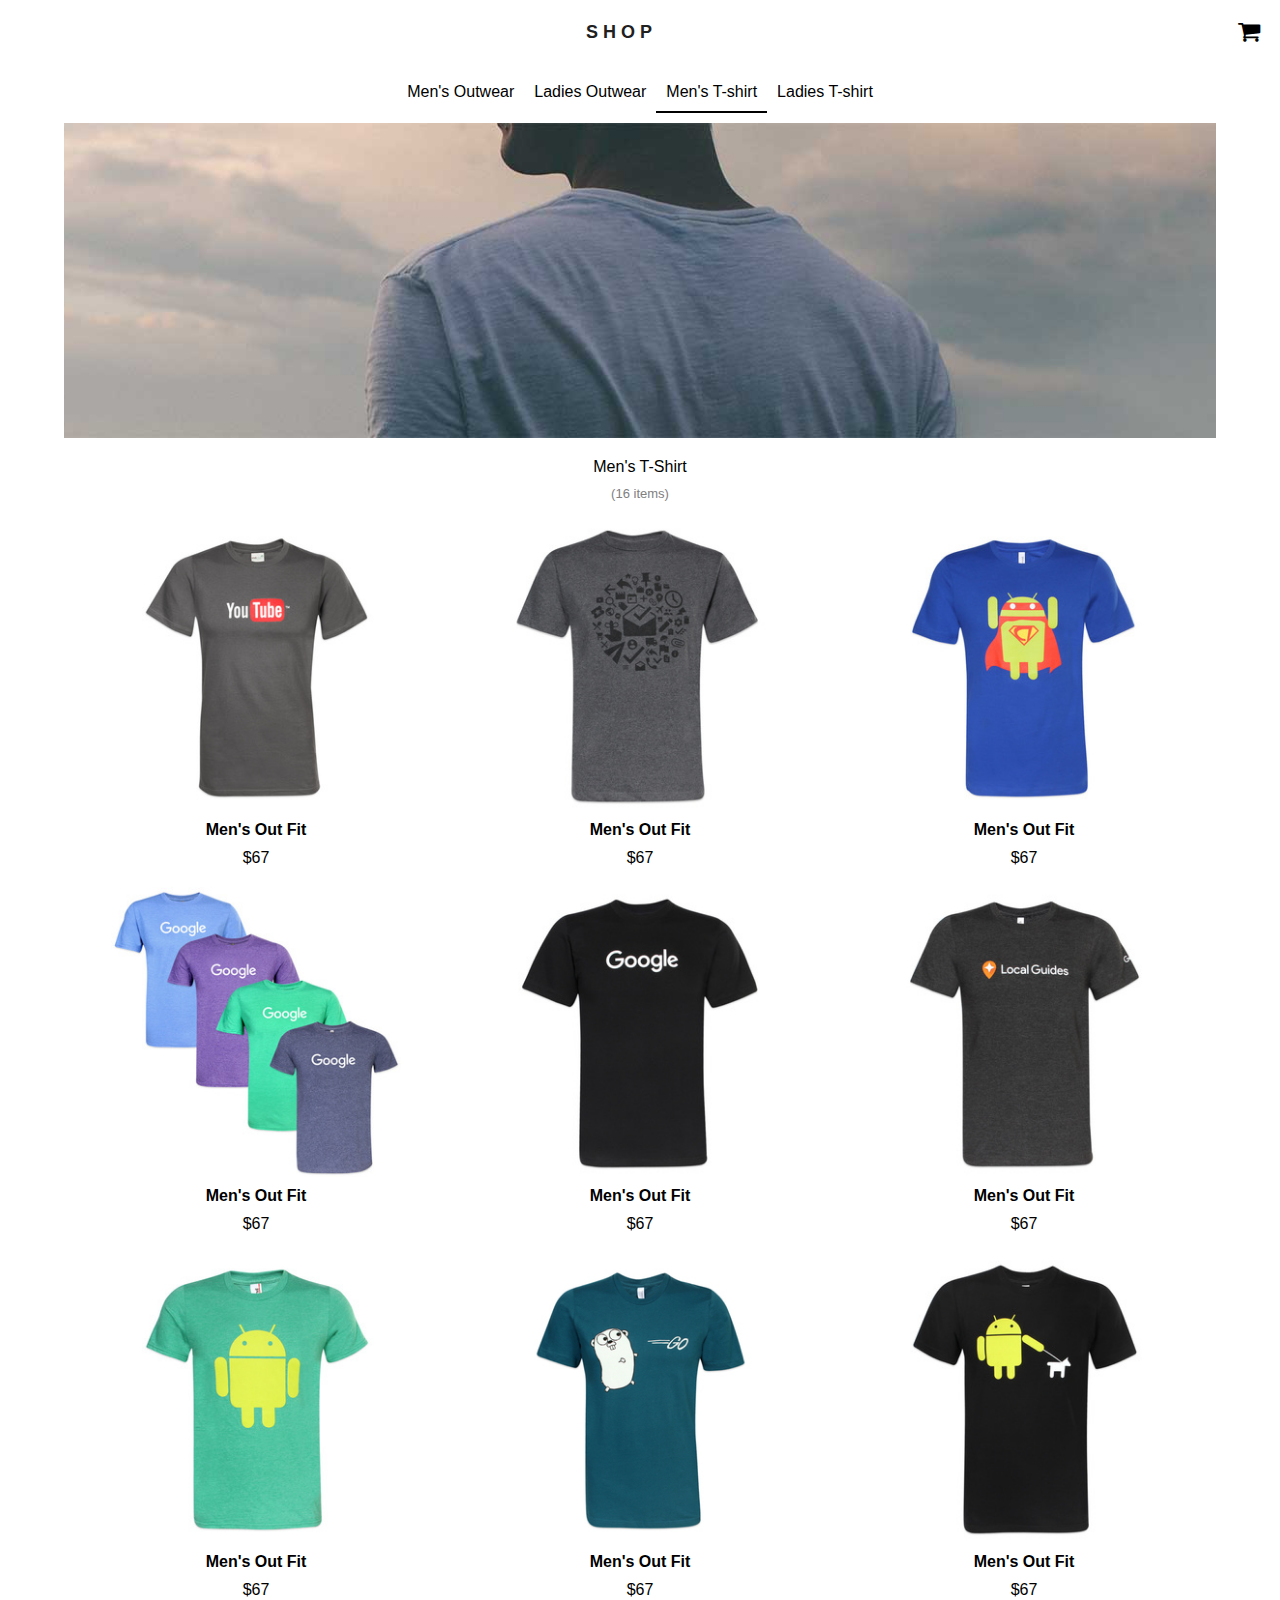
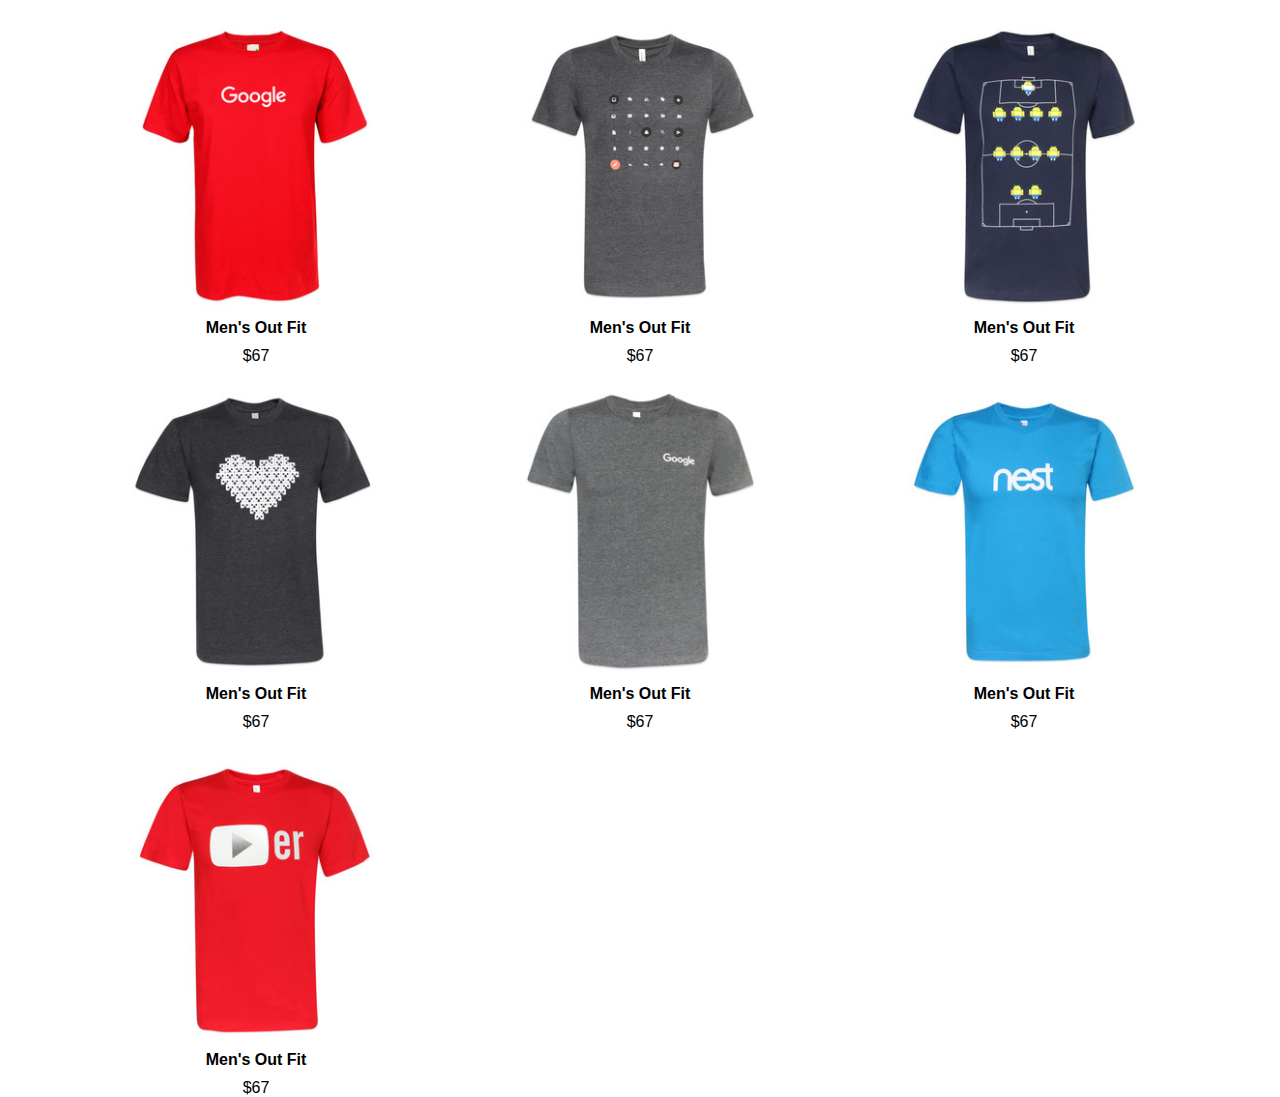
<file: Men's_T-shirt.html>
<!DOCTYPE html>
<html lang="en">
<head>
    <meta charset="UTF-8">
    <meta name="viewport" content="width=device-width, initial-scale=1.0">
    <title>Document</title>
    <link rel="stylesheet" href="./style.css">
    <link rel="stylesheet" href="https://cdnjs.cloudflare.com/ajax/libs/font-awesome/4.7.0/css/font-awesome.min.css">

</head>
<body>
    <!-- <div class="top-bar">
        <div>
            <nav class="navbar">
                <input type="checkbox" id="menu-toggle">
                <label for="menu-toggle" class="hamburger">
                    <span></span>
                    <span></span>
                    <span></span>
                </label>
                
                <ul class="menu">
                    <li><a href="./Men's_Outwear.html">Men's Outwear</a></li>
                    <li><a href="./Ladies_Outwear.html">Ladies Outwear</a></li>
                    <li><a href="./Men's_T-shirt.html">Men's T-shirt</a></li>
                    <li><a href="./Ladies_T-shirt.html">Ladies T-shirt</a></li>
                </ul>
                <label for="menu-toggle" class="overlay"></label>
            </nav>
        </div>
        <div><a href="./index.html" class="shop">S H O P</a></div>
        <div><i class=" cart fa fa-shopping-cart" style="font-size:24px"></i></div>
    </div>
     -->

     <div class="top-bar">
        <div>
            <nav class="navbar">
                <input type="checkbox" id="menu-toggle">
                <label for="menu-toggle" class="hamburger">
                    <span></span>
                    <span></span>
                    <span></span>
                </label>
                
                <ul class="menu">
                    <li><a href="./Men's_Outwear.html">Men's Outwear</a></li>
                    <li><a href="./Ladies_Outwear.html">Ladies Outwear</a></li>
                    <li><a href="./Men's_T-shirt.html">Men's T-shirt</a></li>
                    <li><a href="./Ladies_T-shirt.html">Ladies T-shirt</a></li>
                </ul>
                <label for="menu-toggle" class="overlay"></label>
            </nav>
        </div>
        <div><a href="./index.html" class="shop">S H O P</a></div>
        <div><a href="./cart.html" class=" cart fa fa-shopping-cart" style="font-size:24px"></a></div>
    </div>

    <div class="nav-bar">
        <a href="./Men's_Outwear.html" class="nav-elements">Men's Outwear</a>
        <a href="./Ladies_Outwear.html" class="nav-elements">Ladies Outwear</a>
        <a href="./Men's_T-shirt.html" class="nav-elements bottom-line">Men's T-shirt</a>
        <a href="./Ladies_T-shirt.html" class="nav-elements">Ladies T-shirt</a>
    </div>

    <div class="product-container main-products">
        <div class="bg-image image2 in-side"></div>
        <div class="title">
            <h2 class="item-title page-2-title">Men's T-Shirt</h2>
            <span class="no-of-items">(16 items)</span>
        </div>
        <ul class="products">
            <a href="./product_page.html" class="anchor-tag">
                <li class="product">
                    <img src="./image/41.jpg" alt="" class="product-image">
                    <h4>Men's Out Fit</h4>
                    <span>$67</span>
                </li>
            </a>
            <a href="./product_page.html" class="anchor-tag">
                <li class="product">
                    <img src="./image/42.jpg" alt="" class="product-image">
                    <h4>Men's Out Fit</h4>
                    <span>$67</span>
                </li>
            </a>
            <a href="./product_page.html" class="anchor-tag">
                <li class="product">
                    <img src="./image/43.jpg" alt="" class="product-image">
                    <h4>Men's Out Fit</h4>
                    <span>$67</span>
                </li>
            </a>
            <a href="./product_page.html" class="anchor-tag">
                <li class="product">
                    <img src="./image/44.jpg" alt="" class="product-image">
                    <h4>Men's Out Fit</h4>
                    <span>$67</span>
                </li>
            </a>
            <a href="./product_page.html" class="anchor-tag">
                <li class="product">
                    <img src="./image/45.jpg" alt="" class="product-image">
                    <h4>Men's Out Fit</h4>
                    <span>$67</span>
                </li>
            </a>
            <a href="./product_page.html" class="anchor-tag">
                <li class="product">
                    <img src="./image/46.jpg" alt="" class="product-image">
                    <h4>Men's Out Fit</h4>
                    <span>$67</span>
                </li>
            </a>
            <a href="./product_page.html" class="anchor-tag">
                <li class="product">
                    <img src="./image/47.jpg" alt="" class="product-image">
                    <h4>Men's Out Fit</h4>
                    <span>$67</span>
                </li>
            </a>
            <a href="./product_page.html" class="anchor-tag">
                <li class="product">
                    <img src="./image/48.jpg" alt="" class="product-image">
                    <h4>Men's Out Fit</h4>
                    <span>$67</span>
                </li>
            </a>
            <a href="./product_page.html" class="anchor-tag">
                <li class="product">
                    <img src="./image/49.jpg" alt="" class="product-image">
                    <h4>Men's Out Fit</h4>
                    <span>$67</span>
                </li>
            </a>
            <a href="./product_page.html" class="anchor-tag">
                <li class="product">
                    <img src="./image/410.jpg" alt="" class="product-image">
                    <h4>Men's Out Fit</h4>
                    <span>$67</span>
                </li>
            </a>
            <a href="./product_page.html" class="anchor-tag">
                <li class="product">
                    <img src="./image/411.jpg" alt="" class="product-image">
                    <h4>Men's Out Fit</h4>
                    <span>$67</span>
                </li>
            </a>
            <a href="./product_page.html" class="anchor-tag">
                <li class="product">
                    <img src="./image/412.jpg" alt="" class="product-image">
                    <h4>Men's Out Fit</h4>
                    <span>$67</span>
                </li>
            </a>
            <a href="./product_page.html" class="anchor-tag">
                <li class="product">
                    <img src="./image/413.jpg" alt="" class="product-image">
                    <h4>Men's Out Fit</h4>
                    <span>$67</span>
                </li>
            </a>
            <a href="./product_page.html" class="anchor-tag">
                <li class="product">
                    <img src="./image/414.jpg" alt="" class="product-image">
                    <h4>Men's Out Fit</h4>
                    <span>$67</span>
                </li>
            </a>
            <a href="./product_page.html" class="anchor-tag">
                <li class="product">
                    <img src="./image/415.jpg" alt="" class="product-image">
                    <h4>Men's Out Fit</h4>
                    <span>$67</span>
                </li>
            </a>
            <a href="./product_page.html" class="anchor-tag">
                <li class="product">
                    <img src="./image/416.jpg" alt="" class="product-image">
                    <h4>Men's Out Fit</h4>
                    <span>$67</span>
                </li>
            </a>
            
        </ul>
    </div>
</body>
</html>
</file>
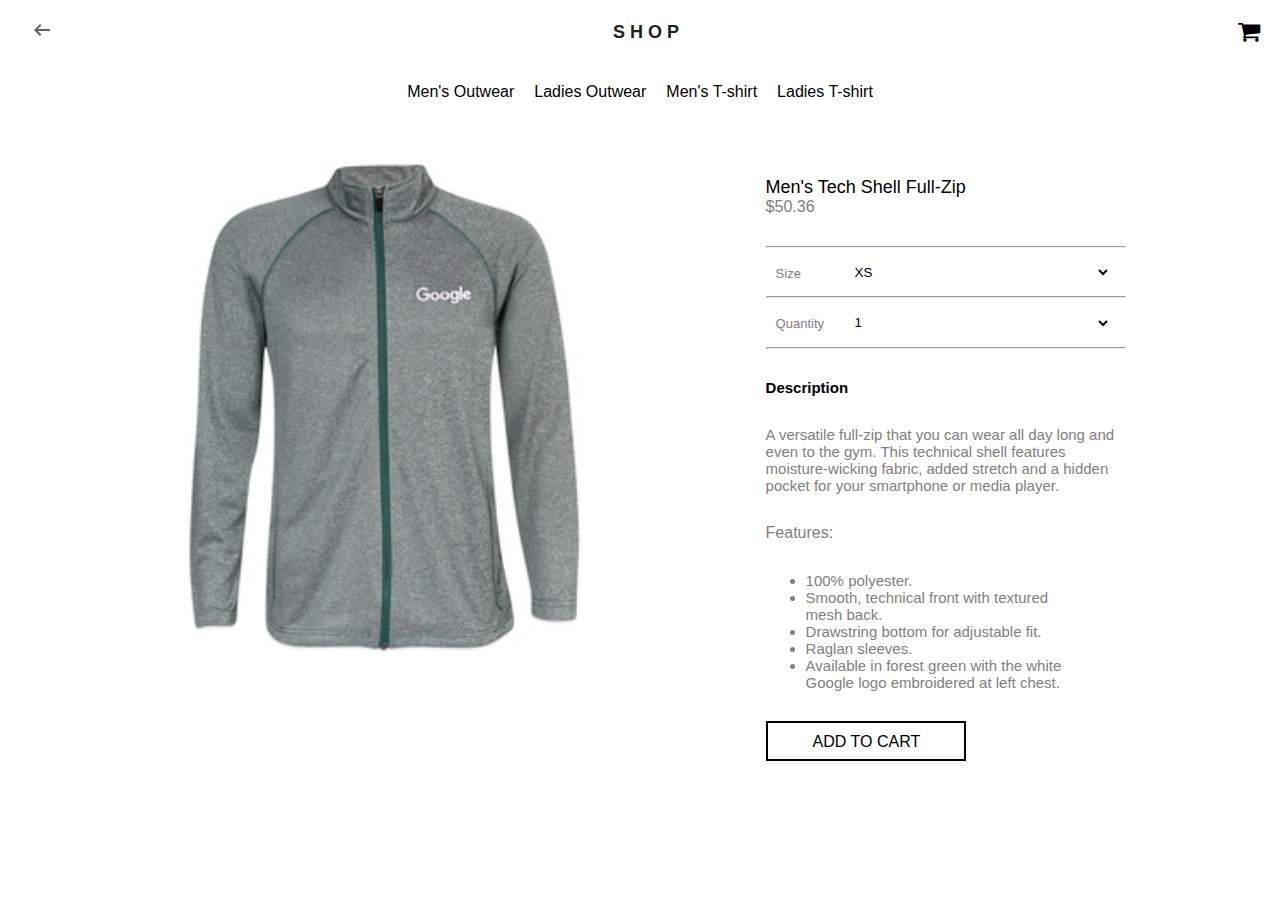
<file: product_page.html>
<!DOCTYPE html>
<html lang="en">
<head>
    <meta charset="UTF-8">
    <meta name="viewport" content="width=device-width, initial-scale=1.0">
    <title>Document</title>
    <link rel="stylesheet" href="./style.css">
    <link rel="stylesheet" href="https://cdnjs.cloudflare.com/ajax/libs/font-awesome/4.7.0/css/font-awesome.min.css">
</head>
<body>
    <!-- <div class="top-bar">
        <a href="./Men's_Outwear.html"><img src="./image/arrow_left_alt_24dp_5F6368_FILL0_wght400_GRAD0_opsz24.svg" class="back-icon" alt="back"></a>
        <div><a href="./index.html" class="shop">S H O P</a></div>
        <div><i class=" cart fa fa-shopping-cart" style="font-size:24px"></i></div>
    </div> -->

    <div class="top-bar">
        <a href="./Men's_Outwear.html"><img src="./image/arrow_left_alt_24dp_5F6368_FILL0_wght400_GRAD0_opsz24.svg" class="back-icon" alt="back"></a>
        <div><a href="./index.html" class="shop">S H O P</a></div>
        <div><a href="./cart.html" class=" cart fa fa-shopping-cart" style="font-size:24px"></a></div>
    </div>

    <div class="nav-bar">
        <a href="./Men's_Outwear.html" class="nav-elements">Men's Outwear</a>
        <a href="./Ladies_Outwear.html" class="nav-elements">Ladies Outwear</a>
        <a href="./Men's_T-shirt.html" class="nav-elements">Men's T-shirt</a>
        <a href="./Ladies_T-shirt.html" class="nav-elements">Ladies T-shirt</a>
    </div>

    <div class="product-display-container">
        <img src="./image/1.jpg" alt="" class="product-description-image">
        <div class="description-details">
            <div>
                <h1 class="product-name-h1">Men's Tech Shell Full-Zip</h1>
                <span class="product-price">$50.36</span>
            </div>
            <div>
                <hr>
                <div class="select-container">
                    <label for="product-size" class="lable-product">Size</label>
                    <select id="product-size" class="product-size">
                        <option value="1">XS</option>
                        <option value="2">S</option>
                        <option value="3">M</option>
                        <option value="4">X</option>
                        <option value="5">XL</option>
                    </select>
                </div>
                <hr>
                <div class="select-container">
                    <label for="product-size" class="lable-product">Quantity</label>
                    <select id="product-size" class="product-size">
                        <option value="1">1</option>
                        <option value="2">2</option>
                        <option value="3">3</option>
                        <option value="4">4</option>
                        <option value="5">5</option>
                    </select>
                </div>
                <hr>
            </div>
            <h2 class="product-description">Description</h2>
            <p>A versatile full-zip that you can wear all day long and even to the gym. This technical shell features moisture-wicking fabric, added stretch and a hidden pocket for your smartphone or media player.</p>
            <label for="" class="feature">Features:</label>
            <ul class="ul-desc">
                <li>100% polyester.</li>
                <li>Smooth, technical front with textured mesh back.</li>
                <li>Drawstring bottom for adjustable fit.</li>
                <li>Raglan sleeves.</li>
                <li>Available in forest green with the white Google logo embroidered at left chest.</li>
            </ul>           
            <a href="./cart.html" class="add-to-cart-desk">ADD TO CART</a>
        </div>
    </div>
    <footer class="foot">
        <a href="./cart.html" class="add-to-cart">ADD TO CART</a>
    </footer>
</body>
</html>
</file>
<file: style.css>
*{
    padding: 0px;
    margin: 0px;
    box-sizing: border-box;
    font-family: sans-serif;
    list-style: none;
}

/*  */

.navbar {
    position: relative;
    padding: 10px;
}

/* Hide checkbox */
#menu-toggle {
    display: none;
}

/* Hamburger icon */
.hamburger {
    display: flex;
    flex-direction: column;
    cursor: pointer;
    width: 20px;
}

.hamburger span {
    background: black;
    height: 2px;
    width: 20px;
    margin: 2px 0;
    transition: 0.4s;
}

/* Menu styles */
.menu {
    list-style: none;
    padding: 0;
    margin: 0;
    position: fixed;
    top: 0;
    left: -100%;
    background: white;
    width: 70vw;  /* Menu takes up 70% of the screen */
    height: 100vh;
    transition: left 0.3s ease;
    box-shadow: 5px 0 15px rgba(0, 0, 0, 0.2);
    z-index: 1000;
}

/* Menu items */
.menu li {
    padding: 15px;
}

.menu a {
    color: black;
    text-decoration: none;
    display: block;
}

/* Show menu when checkbox is checked */
#menu-toggle:checked ~ .menu {
    left: 0;
}

/* Hamburger animation
#menu-toggle:checked ~ .hamburger span:nth-child(1) {
    transform: rotate(45deg) translate(5px, 5px);
}

#menu-toggle:checked ~ .hamburger span:nth-child(2) {
    opacity: 0;
}

#menu-toggle:checked ~ .hamburger span:nth-child(3) {
    transform: rotate(-45deg) translate(5px, -5px);
} */

/* Overlay: Covers the remaining 30% */
.overlay {
    position: fixed;
    top: 0;
    left: 0;
    width: 100vw;
    height: 100vh;
    background: rgba(0, 0, 0, 0.5);
    opacity: 0;
    visibility: hidden;
    transition: opacity 0.3s ease;
    z-index: 999;
}

/* Show overlay when menu opens */
#menu-toggle:checked ~ .menu ~ .overlay {
    opacity: 1;
    visibility: visible;
}

/* Clicking overlay should close the menu */
.overlay {
    cursor: pointer;
}


/*  */


.container{
    display: flex;
    flex-direction: column;
}
.svg-image{
    margin-left: 30px;
}
.cart{
    padding-right: 20px;
    text-decoration: none;
    color: black;
}
.top-bar{
    display: flex;
    justify-content: space-between;
    align-items: center;
    height: 7vh;
}

.nav-bar{
    justify-content: center;
    padding: 10px 0px;
    display: none;
}
.nav-elements{
    text-decoration: none;
    color: black;
    padding: 10px;
}

.nav-elements:active{
    border-bottom: 2px solid black;
    background-color: lightgray;
}

.shop{
    text-decoration: none;
    color: rgb(32, 32, 32);
    font-weight: bold;
    font-size: 18px;
    line-height: 20px;
}

.items{
    display: flex;
    flex-direction: column;
    justify-content: center;
    text-align: center;
    margin-bottom: 40px;
    width: 100%;

}

.bg-image{
    height: 27vh;
    background-image: url(./image/mens_outerwear.jpg);
    background-repeat: no-repeat;
    background-size: cover;
    background-position: center;
}

.item-title{
    font-size: 18px;
    margin: 24px 0px;
    font-weight: 400;
}

.a-but{
    text-decoration: none;
    color: black;
    border: 2px solid black;
    padding: 8px 44px;
    width: 300px;
    align-self: center;
    font-size: 15px;
    width: 178px;
}

.image1{
    background-image: url(./image/ladies_outerwear.jpg);
}
.image2{
    background-image: url(./image/mens_tshirts.jpg);
}
.image3{
    background-image: url(./image/ladies_tshirts.jpg);
}

.two-products{
    display: flex;
    flex-direction: row;
    width: 100%;
}

.inside{
    font-size: 12px;
    padding: 8px 22px;
    height: 4vh;
    width: 120px;
}

.text-inside{
    font-size: 15px;
}

.main-products{
    display: flex;
    flex-direction: column;
}
footer{
    display: flex;
    flex-direction: column;
    justify-content: center;
    align-items: center;
    gap: 9px;
}

.foot-div{
    padding: 8px;
    margin-top: 8px;
    margin-left: 100px;
    margin-right: 100px;
    background-color: black;
    color: white;
    text-align: center;
    font-size: 15px;
    width: 125px;
}

.a-foot{
    font-size: 13px;
    color: gray;
}

.in-side{
    display: none;
    margin-bottom: 20px;
}

.title{
    display: flex;
    flex-direction: column;
    justify-content: center;
    align-items: center;
}
.page-2-title{
    font-size: 16px;
    margin: 0px 0px 10px 0px;
}
.no-of-items{
    color: gray;
    font-size: 13px;
    font-weight: 100px;
}


.product{
    display: flex;
    flex-direction: column;
    justify-content: center;
    align-items: center;
    gap: 10px;
}

.product-image{
    margin-top: 20px;
    background-position: center;
    width: 100%; 
    max-width: 190px;
}

.products{
    display: grid;
    grid-template-columns: 1fr 1fr;
}

.product-container{
    display: flex;
    flex-direction: column;
    justify-content: space-between;
}

.anchor-tag{
    text-decoration: none;
    color: black;
}

.product-size{
    width: 100%;
    border: 0px solid;
    background-color: white;
    padding-left: 70px;
    height: 2vh;
    z-index: 0;
    outline: none;
}
.select-container{
    position: relative;
    width: 100%;
    padding: 15px;
}
.select-container:active{
    border-bottom: 2px solid black;
}


.lable-product{
    position: absolute;
    top:2vh;
    left: 10px;
    z-index: 1;
    color: gray;
    font-size: small;
}

.product-display-container{
    display: grid;
    grid-template-columns: 1fr;
    justify-items: center;
    gap: 20px;
}

.product-name-h1{
    font-size: large;
    font-weight: 400;
}

.product-price{
    font-size: small;
    color: gray;
}

.product-description{
    font-size: 15px;
}
p{
    color: gray;
    font-size: 15px;
}

.ul-desc{
    color: gray;
    padding: 0px 40px;
}
.ul-desc li{
    list-style: disc;
    font-size: 15px;
}
.feature{
    color: gray;
}
.description-details{
    display: flex;
    flex-direction: column;
    gap: 30px;
    padding: 0px 30px 100px 30px;
}
.foot{
    position: fixed;
    bottom: 0px;
    width: 100%;
    height: 7%;
    z-index: 3;
}

.add-to-cart{
    text-decoration: none;
    text-align: center;
    padding-top: 20px;
    color: white;
    font-size: medium;
    background-color: #172c50;
    width: 100%;
    height: 100%;
}

.back-icon{
    padding-left: 30px;
}

.product-description-image{
    width: 100%;
    max-width: 500px;
    align-self: self-start;
}

.add-to-cart-desk{
    display: none;
    text-decoration: none;
    height: 40px;
    width: 200px;
    padding-top: 10px;
    padding-left: 45px;
    color: black;
}

.checkout{
    padding-top: 20px;
    text-align: center;
    text-decoration: none;
    color: white;
    background-color: #172c50;
    width: 100%;
    height: 100%;
}

.foot-cart-desk{
    display: none;
}

/* .total-price{
    display: flex;
    justify-content: end;
    margin-right: 10px;
    gap: 30px;
    font-size: 18px;
    align-items: center;
    height: 20%;
} */

/* .total-span{
    font-size: smaller;
    font-weight:bold;
} */

.span-gap{
    margin-left: 24px;
}

/* .main-cart-container{
    padding: 10px 24px 48px 24px;
    height: 100%;
} */

/* .checkout-desk{
    display: none;
} */

/* .cart-header{
    display: flex;
    flex-direction: column;
    justify-content: center;
    align-items: center;
    gap: 10px;
} */

/* .cart-header span{
    color: gray;
    font-size: small;
} */
.cart-title{
    font-size: medium;
    font-weight: 100;
}
.checkout-span{
    display: flex;
    flex-direction: column;
    justify-content: center;
    align-items: center;
    padding: 0px 20px 20px 20px;
    gap: 10px;
}

.checkout-title{
    font-size: medium;
    font-weight: 200;
}

.checkout-desc{
    font-size: 12px;
    color: gray;
}

.person-details{
    padding: 0px 24px;
    margin-top: 50px;
    padding-bottom: 100px;
}

.person-details-heading{
    font-size: small;
}

.input-data{
    border-top: 0px;
    border-left: 0px;
    border-right: 0px;
    border-bottom: 1px solid lightgray;
    font-size: medium;
    padding: 10px 0px;
    outline: none;
    width: 100%;
}

.checkout-total-price{
    display: flex;
    justify-content: space-between;
    margin: 5px 0px 10px 0px;
}

.date-of-card{
    display: flex;
}
.first-half{
    display: flex;
    flex-direction: column;
    gap: 30px;
    margin-bottom: 20px;
}
.second-half{
    display: flex;
    flex-direction: column;
    gap: 25px;

}
.state-postal {
    display: flex;
    gap: 10px;
    width: 100%;
}

.state-postal input {
    flex: 1;
    min-width: 0;
}
.month-year-cvv{
    width: 100%;
    display: grid;
    grid-template-columns: 1fr 1fr 1fr;
}
.month-selector{
    border: 0px solid;
    border-bottom: 1px solid lightgray;
    background-color: white;
    width: 100;
    font-size: medium;
    padding: 5px;
}

.lable-name{
    font-size: small;
}

.lable-country{
    display: flex;
    flex-direction: column;gap: 10px;
}

.country-selector{
    border: 0px solid;
    padding: 10px 0px;
    border-bottom: 1px solid lightgray;
    background-color: white;
    font-size: medium;
    outline: none;
}

.add-billing-address{
    display: flex;
    margin: 0px 0px 20px 0px;
    gap: 20px;
}

#hide {
    display: none;
}

.hidden-bill:checked ~ #hide {
    display: block !important;
}

.the-hidden-bill{
    height: 100%;
}

.the-total-price{
    font-size: medium; 
    font-weight: 100;
}

.place-order{
    display: none;
}
.one-gap{
    margin: 10px;
}
/* .cart-item{
    display: flex;
    flex-direction: row;
    margin-bottom: 24px;
    padding-top: 40px;
    padding-right: 15px;
} */

/* .cart-item-image{
    height: 72px;
    width: 72px;
} */

/* .cart-product-details{
    display: flex;
    flex-direction: column;
    width: 100%;
    height: 100%;
    margin-left: 10px;
} */

/* .qty-size-price{
    display: flex;
    justify-content: space-between;
    flex-direction: column;
    gap: 5px;
} */

/* .qty{
    position: relative;
    top: 2px;
    color: gray;
    font-size: small;
    z-index: 1;
} */

/* .qty-select{
    display: flex;
} */

/* .cart-qty{
    border: 0px solid;
    background-color: white;
    padding: 2px 24px 2px 20px;
    display: flex;
    justify-self: start;
} */

/* .span-size{
    color: gray;
    font-size: small;
} */

/* .cart-product-title{
    text-decoration: none;
    color: black;
    font-size: medium;
    width: 172px;
    height: 26px;
    gap: 20px;
} */

/* .title-close{
    display: flex;
    justify-content: space-between;
} */

/* .span-m{
    padding-left: 15px;
} */

/* .close-icon{
    height: 20px;
} */

/* .close-icon1{
    display: none;
} */


.main-cart{
    padding: 10px 24px 48px 24px;
    display: flex;
    flex-direction: column;
    gap: 40px;
}

.cart-title{
    font-size: medium;
    font-weight: 100;
}

.no-items{
    color: gray;
    font-size: small;
}

.cart-title-details{
    display: flex;
    flex-direction: column;
    align-items: center;
}

.cart-description{
    display: flex;
}

.cart-product-image {
    height: 72px;
    width: 72px;
}

.cart-product-description{
    margin-left: 10px;
    display: flex;
    flex-direction: column;
    gap: 5px;
    width: 100%;
}

.cart-product-title{
    font-size: small;
    font-weight: 100;
}

.select-qty{
    border: 0px solid;
    background-color: white;
    padding-left: 35px;
    font-size: medium;
    width: 80px;
}

.title-close-tag{
    display: flex;
    justify-content: space-between;
    align-items: center;
}

.close-icon{
    padding: 5px 5px 0px 5px;
    height: 25px;
}

.close-icon1{
    display: none;
}

.qty{
    color: gray;
    font-size: small;
    position: absolute;
    z-index: 1;
}

.span-size{
    color: gray;
    font-size: small;
    width: 25%;
    text-align: end;
}

.select-size-price{
    display: flex;
    flex-direction: column;
    gap: 5px;
}

.total-price{
    display: flex;
    justify-content: end;
    align-items: center;
    gap: 30px;
}

.total{
    font-size: small;
}

.total-price span{
    font-size: small;
    font-weight: bold;
}

.total-price a{
    display: none;
}

.thank-you{
    display: flex;
    flex-direction: column;
    justify-content: center;
    align-items: center;
}

.a-tag{
    margin: 30px;
    text-decoration: none;
    display: flex;
    justify-self: center;
    color: black;
    width: 200px;
    height: 50px;
    border: 2px solid;
    padding-top: 13px;
    padding-left: 50px;
}
@media(min-width:360px){
    .select-size-price{
        display: flex;
        justify-content: end;
        flex-direction: row;
        gap: 40px;
    }
    /* .qty-size-price{
        display: flex;
        flex-direction: row;
        justify-content: end;
        height: 72px;
        gap: 20px;
    } */
    /* .size-price-span{
        display: flex;
        justify-content: center;
        align-items: center;
        gap: 20px;
    }
    .qty{
        top: 28px;
    } */
}
@media (min-width:768px){

    .place-order{
        display: inline-block;
        text-decoration: none;
        color: black;
        border: 2px solid black;
        height: 40px;
        width: 200px;
        display: flex;
        justify-content: center;
        align-items: center;
    }

    .total-price a{
        display: inline-block;
    }

    .main-cart{
        padding-top: 80px;
    }
    .close-icon{
        display: none;
    }
    .close-icon1{
        padding: 0px 5px 5px 5px;
        height: 20px;
        display: flex;
    }
    .select-size-price{
        display: flex;
        flex-direction: row;
        justify-content: space-between;
        width: 70%;
        align-items: center;
    }

    .cart-product-description{
        display: flex;
        flex-direction: row;
        justify-content: space-between;
    }

    /* .cart-item-image{
        display: flex;
        align-self: center;
    }     */

    /* .close-icon{
        display: none;
    } */

    /* .cart-item{
        width: 70%;
    } */
    /* .cart-product-title{
        display: flex;
        padding-top: 5px;
        justify-content: start;
        align-self: center;
    } */
    /* .close-icon1{
        display: flex;
        height: 20px;
    } */

    /* .close-to-center{
        display: flex;
        align-items: center;
    } */
    
    /* .cart-product-details{
        padding: 30px;
        display: flex;
        flex-direction: row;
        justify-content: space-between;
        gap: 20px;
    } */
    .bottom-line{
        border-bottom: 2px solid black;
    }
    .bg-image{
        height: 35vh;
    }
    .in-side{
        display: flex;
    }
    .product-image{
        margin-top: 20px;
        background-position: center;
        width: 100%; 
        max-width: 290px;
    }
    .products{
        grid-template-columns: 1fr 1fr 1fr;
    }
    .svg-image {
        display: none !important;
    }
    .nav-bar{
        display: flex;
    }
    .description-details{
        padding: 5%;

    }
    .product-display-container{
        padding-top: 30px;
        display: grid;
        grid-template-columns: 1fr 1fr;
        justify-self: center;
        max-width: 80%;
        gap: 0px;
    }
    .foot{
        display: none;
    }
    .product-name-h1{
        font-size: large;
    }
    .product-price{
        font-size: medium;
    }
    .product-description-image{
        max-width: 100%;
    }
    .navbar{
        display: none;
    }
    .add-to-cart-desk{
        display: flex;
        border: 2px solid black;
    }

    .foot-cart-desk{
        display: contents;
        position: absolute;
        bottom: 0px;
        display: flex;
        justify-content: center;
        width: 100%;
    }
    /* .checkout-desk{
        display: inline-block;
        text-decoration: none;
        color: black;
        padding: 8px 44px;
        border: 2px solid;
    } */
    .person-details{
        display: grid;
        height: 100%;
        grid-template-columns: 1fr 1fr;
        gap: 20px;
    }

    .check-out-page{
        padding-top: 60px;
    }
}

@media (min-width:1000px){

    .main-cart{
        margin: 0px 4%;
    }
    /* .cart-item{
        margin: 0px 40%;
    } */
    .person-details{
        padding-top: 50px;
        gap: 100px;
        margin: 0px 20%;
    }
    .main-products{
        padding: 0px 5vw;
    }
    .description-details{
        margin-left: 100px;
    }
    /* .main-cart-container{
        margin: 0px 3%;
    } */
}

@media (min-width:1200px){
    .main-cart{
        margin: 0px 15%;
    }
}
</file>
